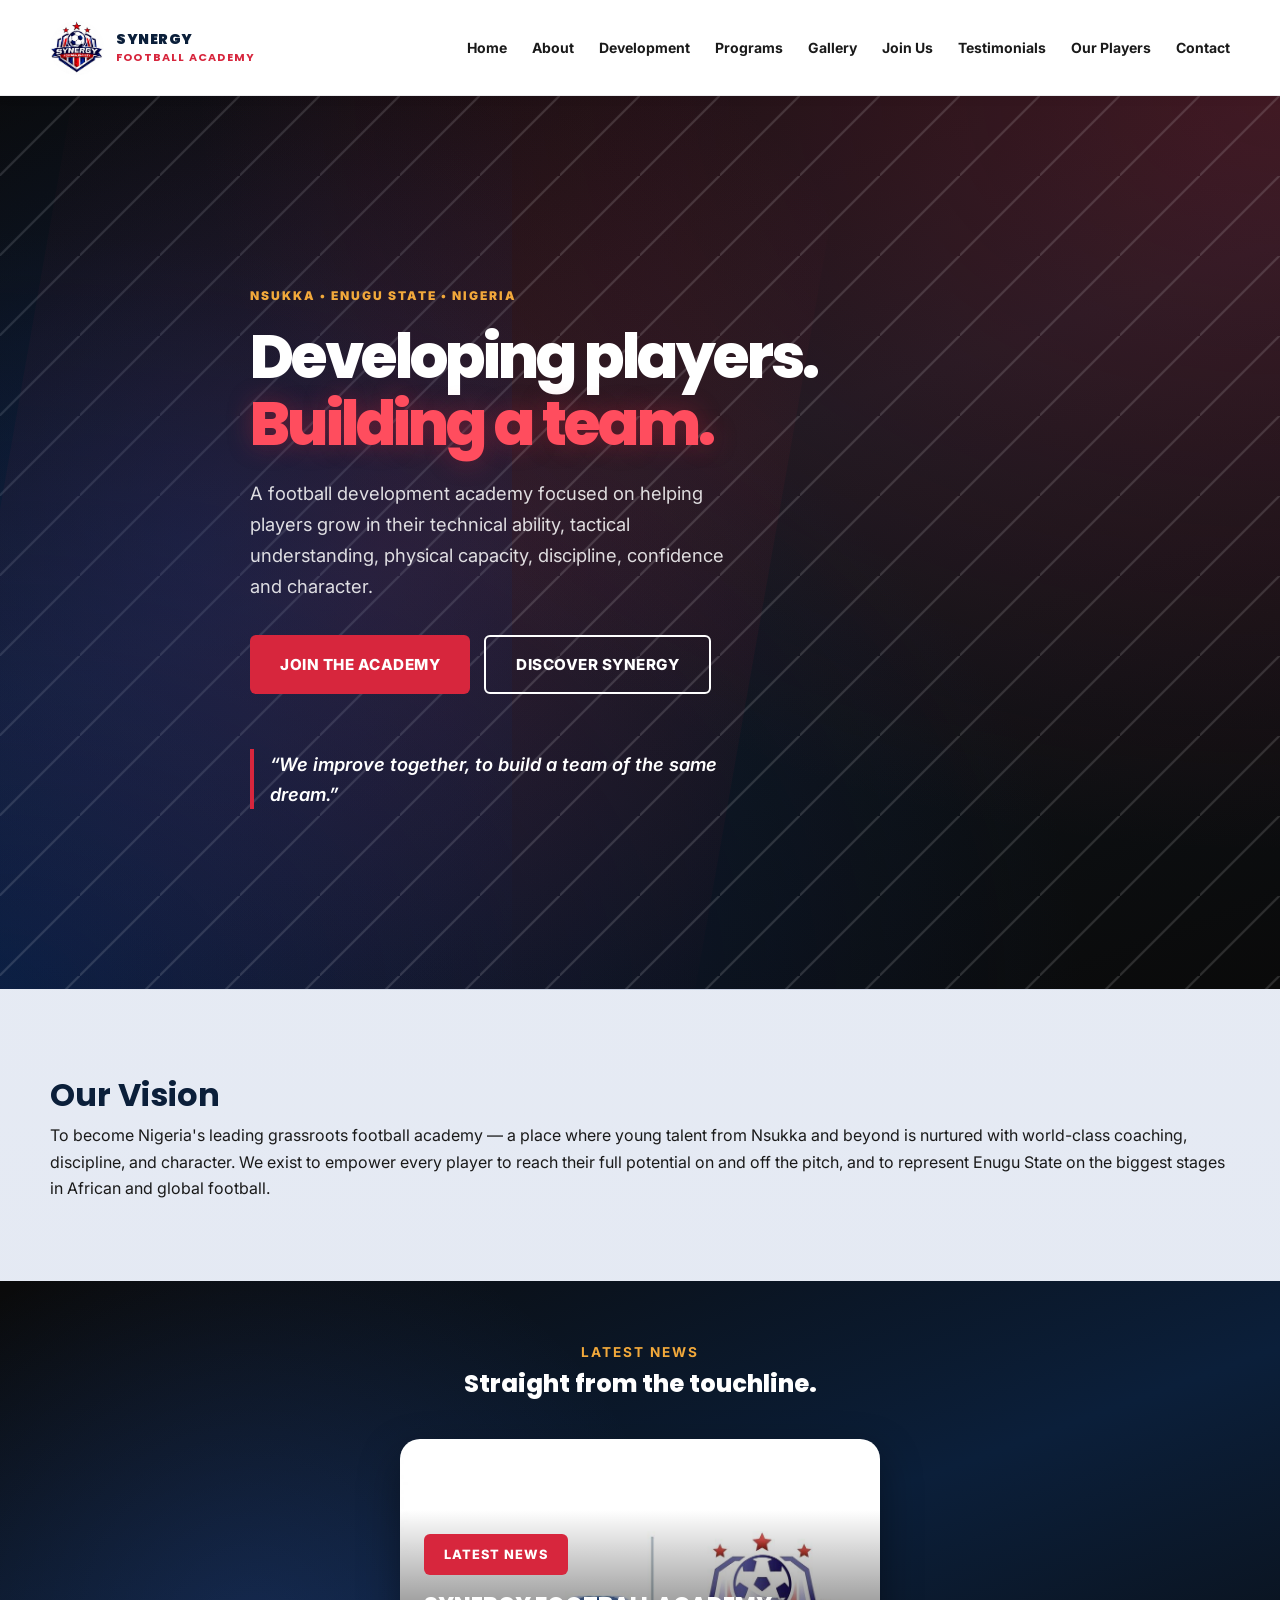
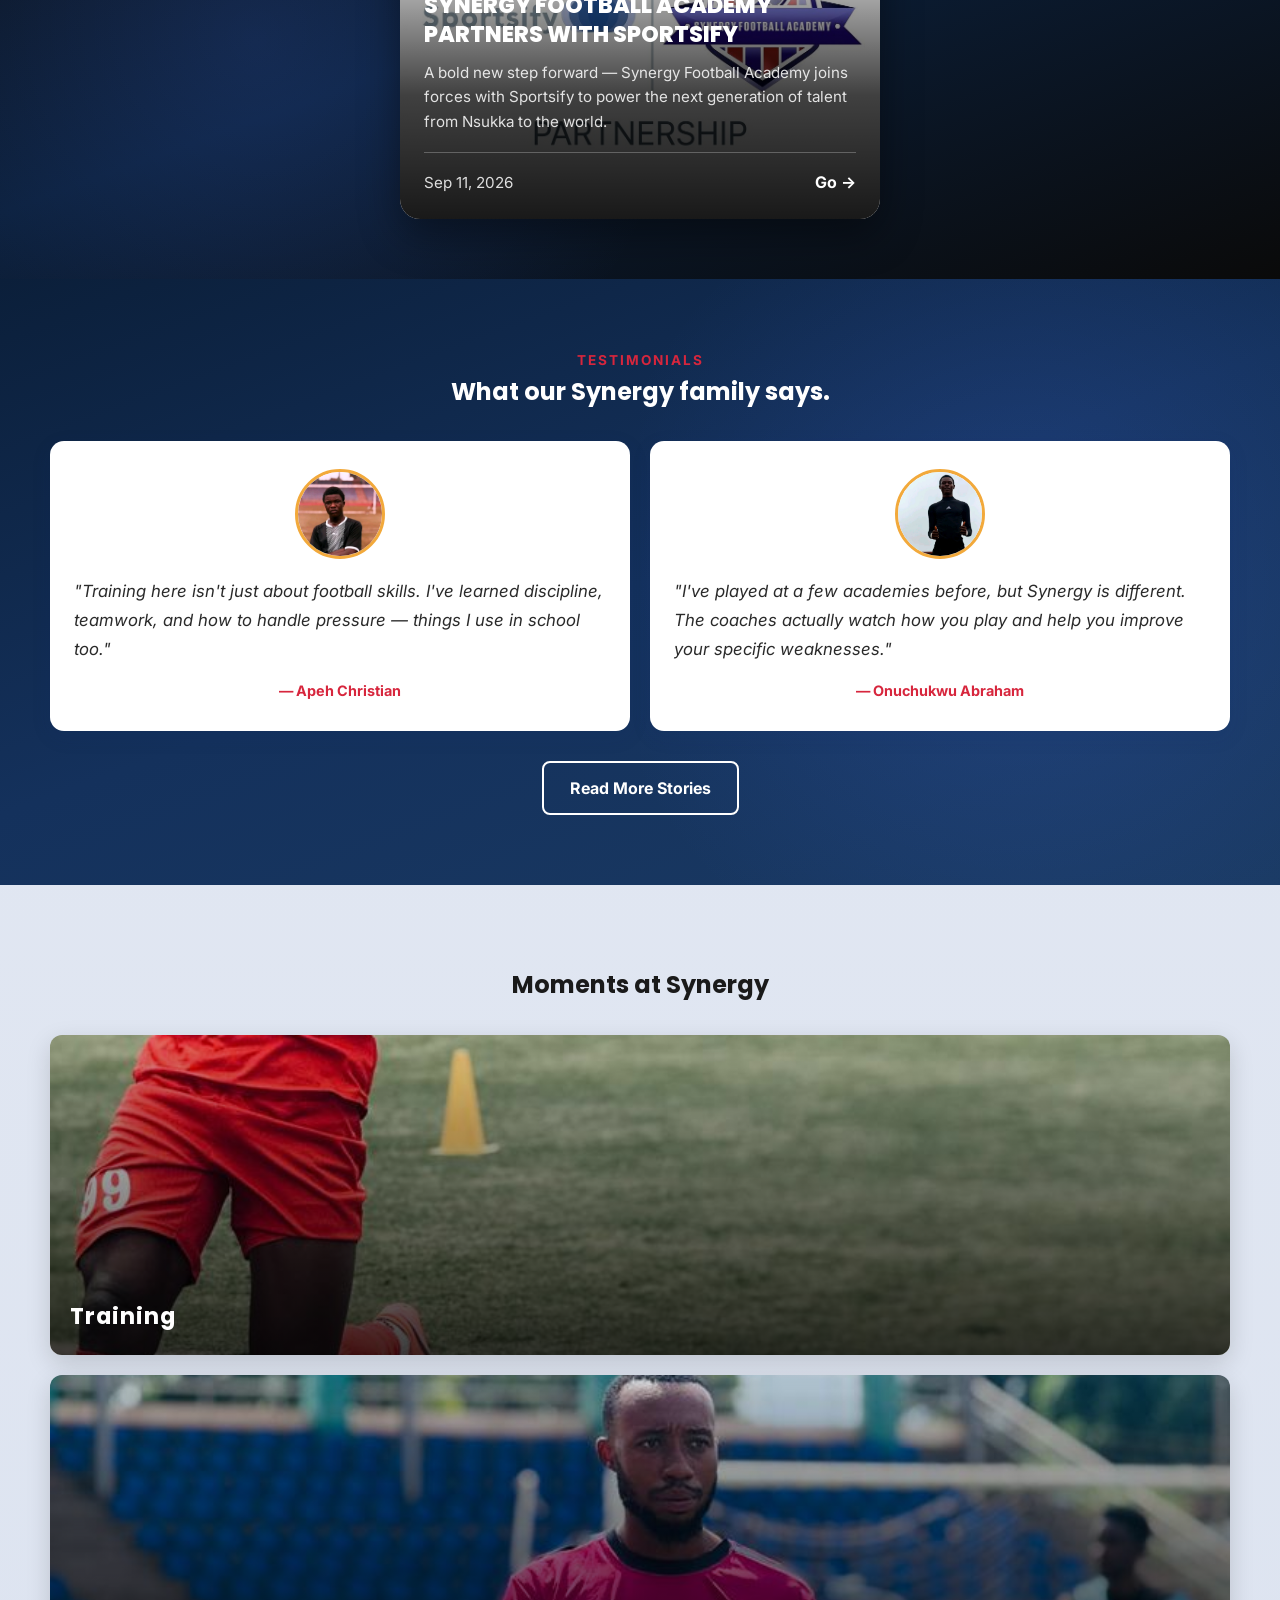
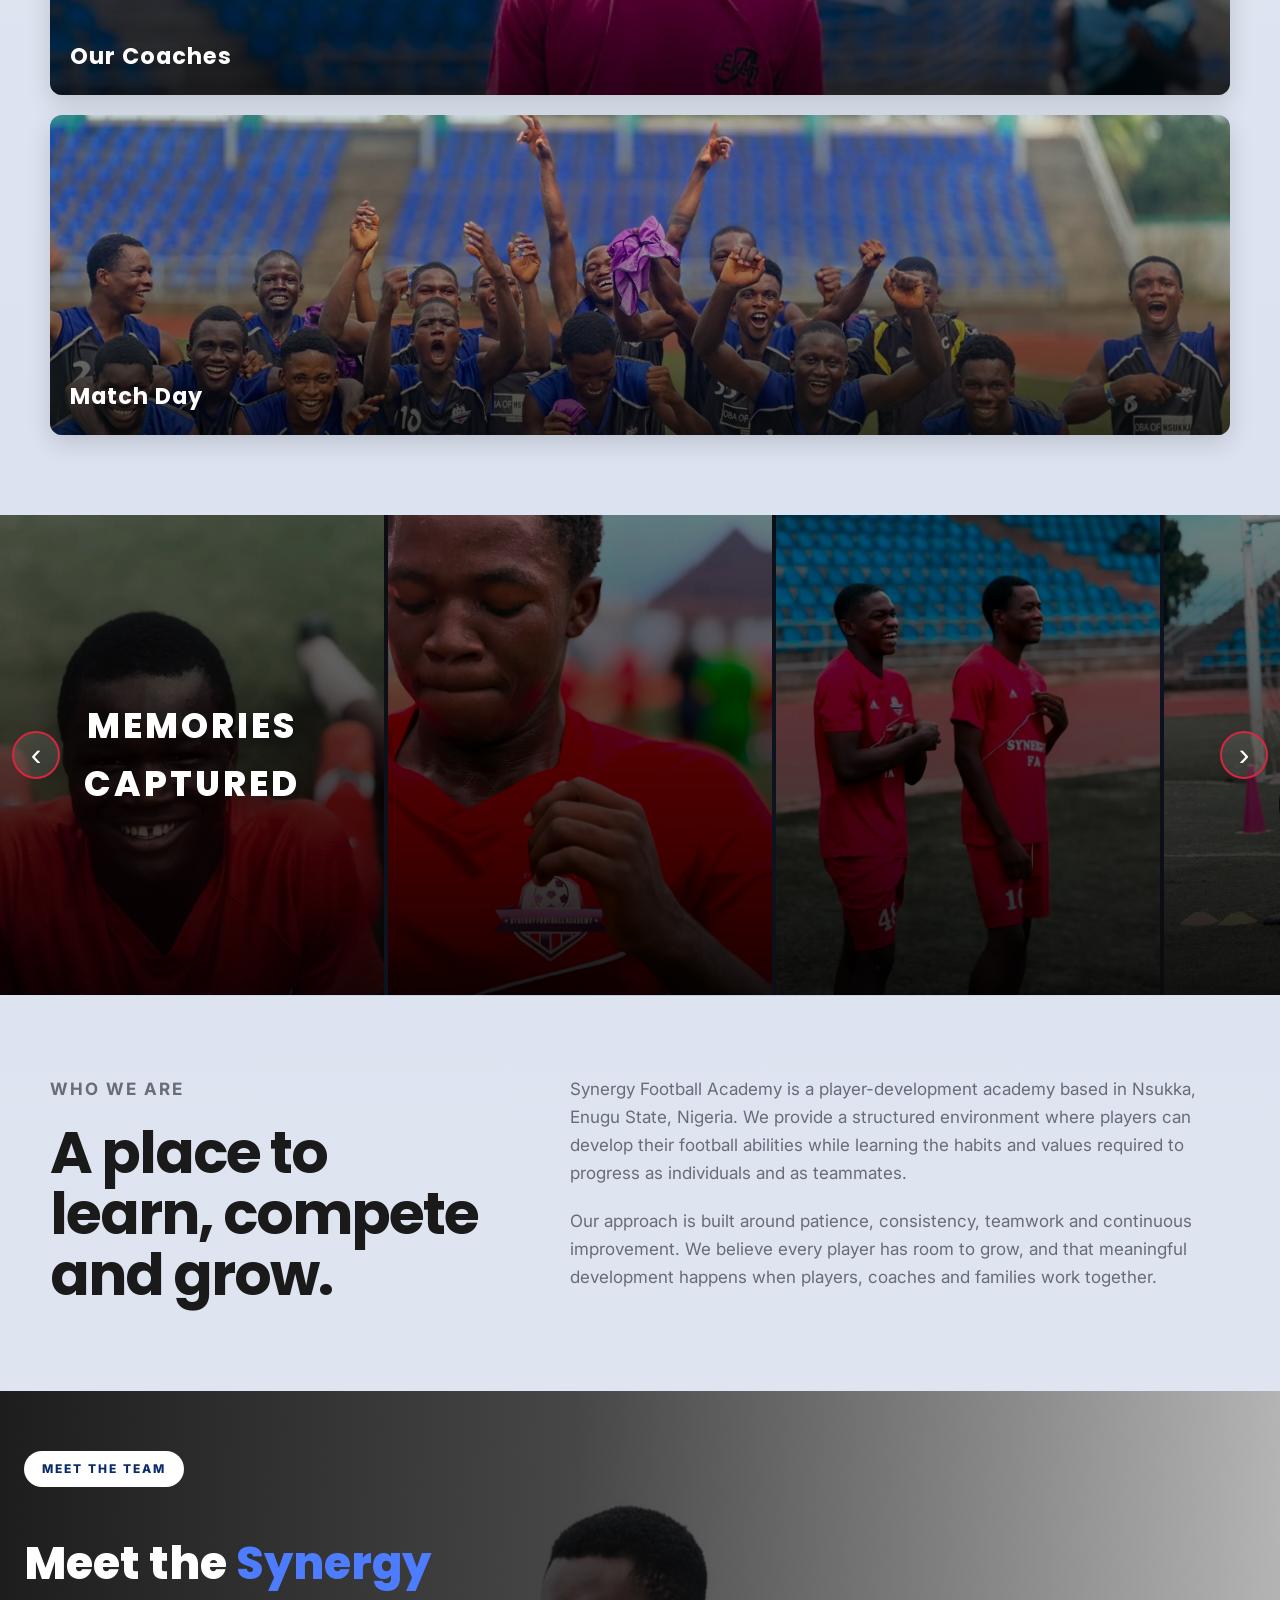
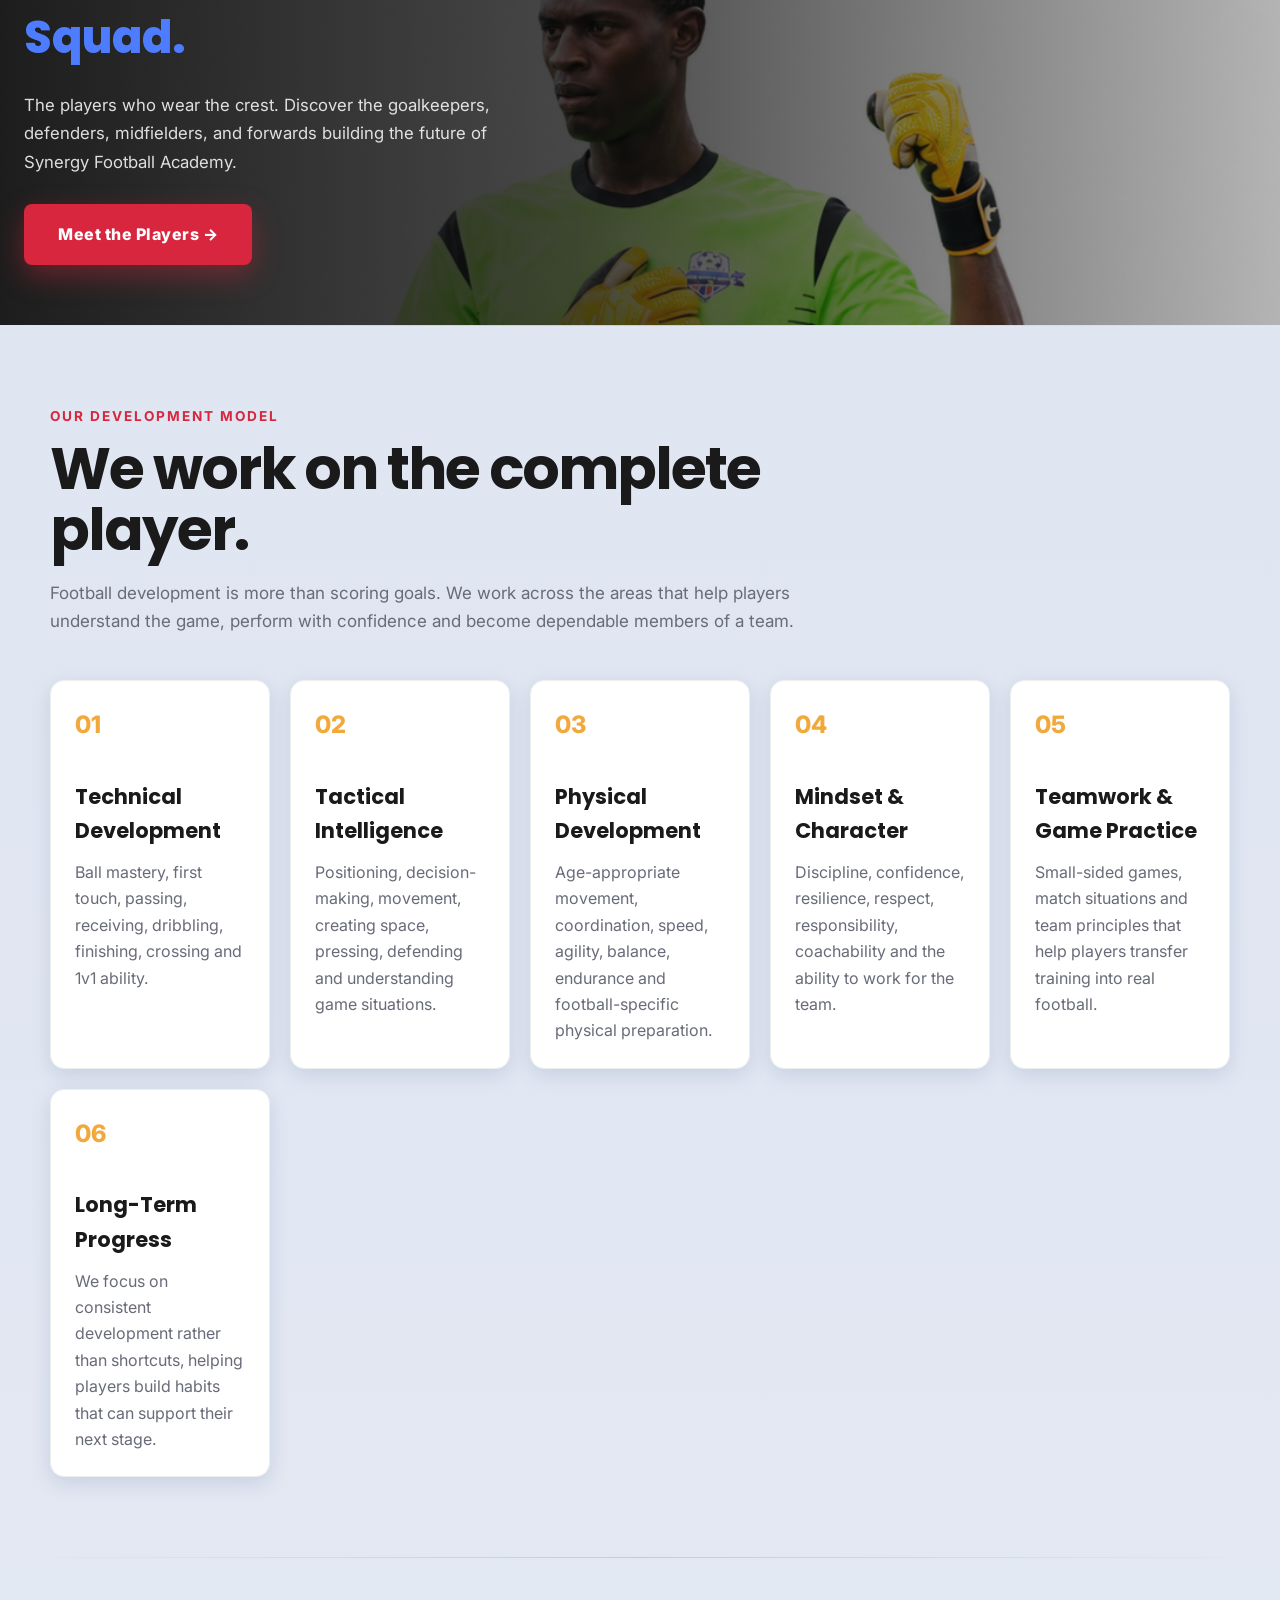
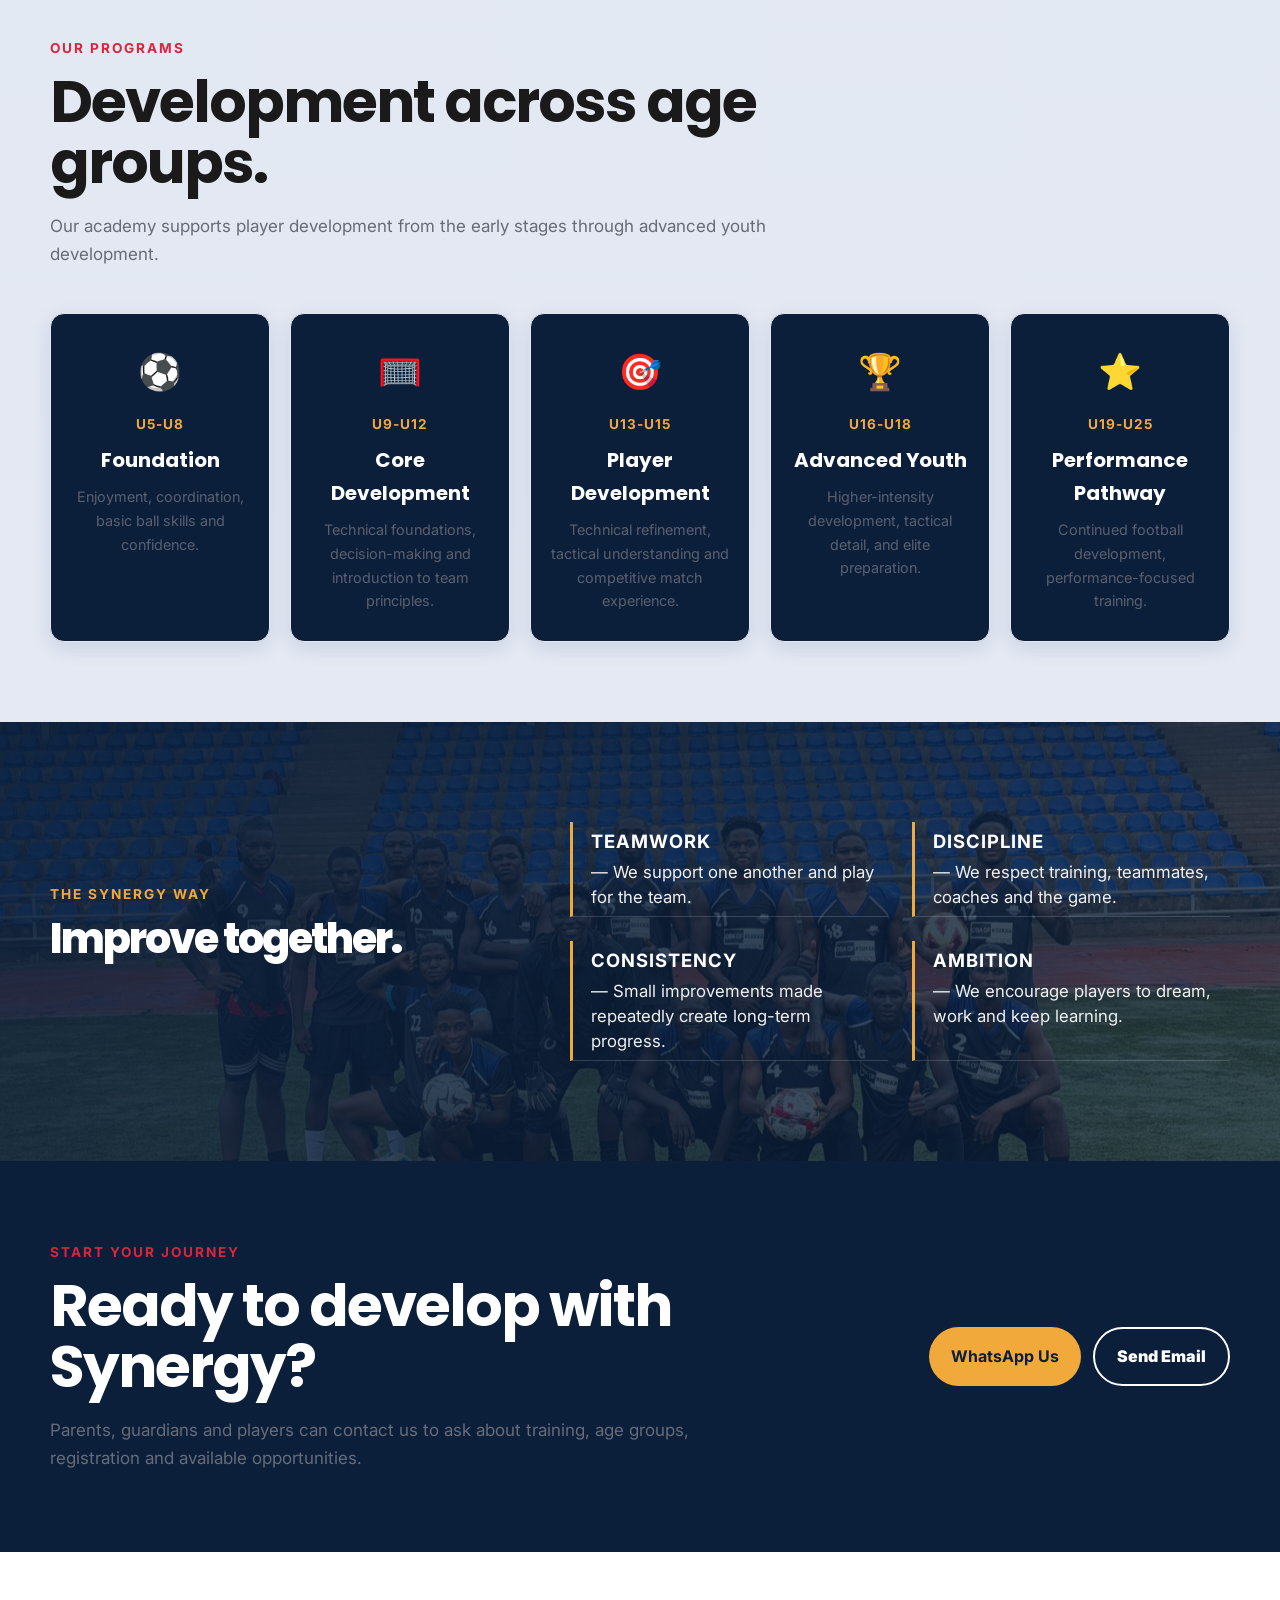
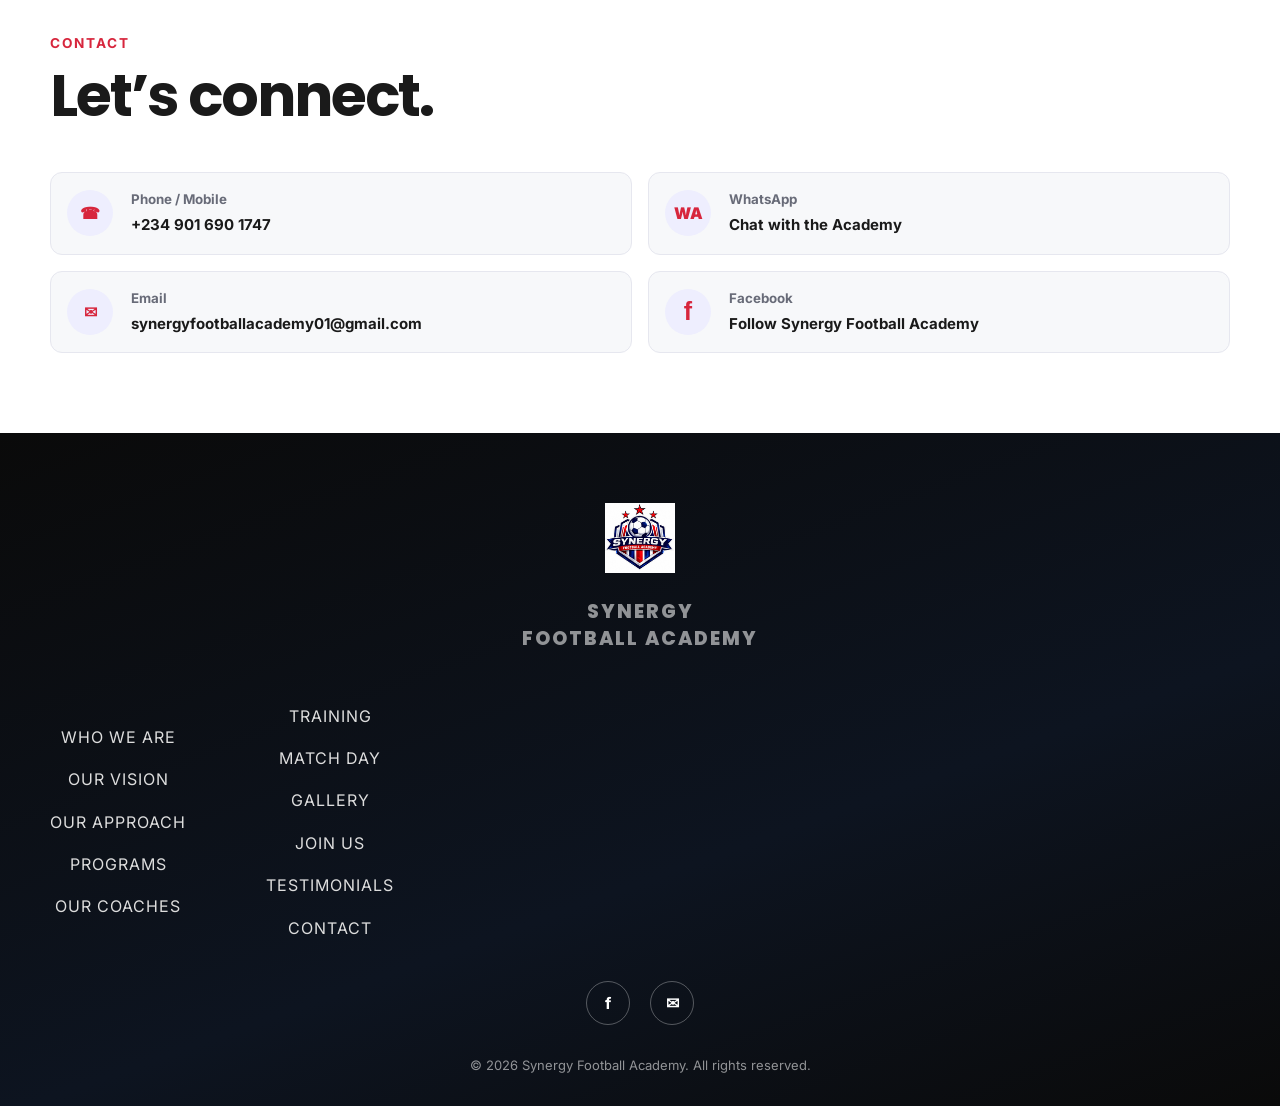
<file: index.html>
<!DOCTYPE html>
<html lang="en">
<head>
  <meta charset="UTF-8">
  <meta name="viewport" content="width=device-width, initial-scale=1.0">
  <meta name="description" content="Synergy Football Academy — developing young footballers in Nsukka, Enugu State, Nigeria through technical, tactical, physical and character development.">
  <meta property="og:title" content="Synergy Football Academy">
<meta property="og:description" content="Developing players. Building a team. A football development academy in Nsukka, Enugu State, Nigeria.">
<meta property="og:image" content="https://officialsynergyfootballacademy.github.io/logo.jpg">
<meta property="og:url" content="https://officialsynergyfootballacademy.github.io/">
<meta property="og:type" content="website">
  <title>Synergy Football Academy | Nsukka, Nigeria</title>
  <link rel="preconnect" href="https://fonts.googleapis.com">
<link rel="preconnect" href="https://fonts.gstatic.com" crossorigin>
<link href="https://fonts.googleapis.com/css2?family=Poppins:wght@400;600;700;800&family=Inter:wght@400;500&display=swap" rel="stylesheet">
  <link rel="icon" type="image/jpeg" href="logo.jpg">
  <link rel="stylesheet" href="style.css">
  <meta name="google-site-verification" content="55u7csalbE95XGIa8phfXYKLxlHyXsa8ba6cawBr01k" />
  <link rel="canonical" href="https://officialsynergyfootballacademy.github.io/">
<meta name="keywords" content="Synergy Football Academy, football academy Nsukka, football academy Enugu State, youth football training Nigeria, football academy Nigeria">

<script type="application/ld+json">
{
  "@context": "https://schema.org",
  "@type": "SportsActivityLocation",
  "name": "Synergy Football Academy",
  "description": "A football development academy in Nsukka, Enugu State, Nigeria, focused on helping players grow in technical ability, tactical understanding, physical capacity, discipline, confidence and character.",
  "url": "https://officialsynergyfootballacademy.github.io/",
  "logo": "https://officialsynergyfootballacademy.github.io/logo.jpg",
  "image": "https://officialsynergyfootballacademy.github.io/logo.jpg",
  "address": {
    "@type": "PostalAddress",
    "addressLocality": "Nsukka",
    "addressRegion": "Enugu State",
    "addressCountry": "Nigeria"
  },
  "sameAs": [
    "https://www.facebook.com/profile.php?id=100093114872817"
  ]
}
</script>
</head>
<body>
  <header class="site-header">
    <div class="container nav-wrap">
      <a class="brand" href="#home" aria-label="Synergy Football Academy home">
        <img src="logo.jpg" alt="Synergy Football Academy logo" class="logo-img">
        <span>SYNERGY <strong>FOOTBALL ACADEMY</strong></span>
      </a>

      <button class="menu-toggle" aria-label="Open navigation" aria-expanded="false">☰</button>

      <nav class="nav" id="site-nav">
        <a href="#home">Home</a>
        <a href="#about">About</a>
        <a href="#development">Development</a>
        <a href="#programs">Programs</a>
        <a href="gallery.html">Gallery</a>
        <a href="#join">Join Us</a>
        <a href="testimonials.html">Testimonials</a>
        <a href="players.html">Our Players</a>
        <a href="#contact">Contact</a>
        
      
      
      </nav>
    </div>
  </header>

  <main>
    <section class="hero" id="home">
      <div class="hero-overlay"></div>
      <div class="container hero-content">
        <p class="eyebrow">NSUKKA • ENUGU STATE • NIGERIA</p>
        <h1>Developing players.<br><span>Building a team.</span></h1>
        <p class="hero-text">
          A football development academy focused on helping players grow in their
          technical ability, tactical understanding, physical capacity, discipline,
          confidence and character.
        </p>
        <div class="hero-actions">
          <a class="btn btn-primary" href="#join">Join the Academy</a>
          <a class="btn btn-outline" href="#about">Discover Synergy</a>
        </div>
        <p class="slogan">“We improve together, to build a team of the same dream.”</p>
      </div>
    </section>

    <section class="vision" id="vision">
  <div class="container">
    <h2>Our Vision</h2>
    <p>To become Nigeria's leading grassroots football academy — a place where young talent from Nsukka and beyond is nurtured with world-class coaching, discipline, and character. We exist to empower every player to reach their full potential on and off the pitch, and to represent Enugu State on the biggest stages in African and global football.</p>
  </div>
    </section>
    <section class="news-section">
  <div class="container">
    <p class="section-label">LATEST NEWS</p>
    <h2 class="news-heading">Straight from the touchline.</h2>

    <div class="news-card-v2">
      <div class="news-card-v2-image">
        <img src="sportsify-partnership.jpg" alt="Sportsify x Synergy Football Academy Partnership">
      </div>
      <div class="news-card-v2-content">
        <span class="news-tag-v2">LATEST NEWS</span>
        <h3>SYNERGY FOOTBALL ACADEMY PARTNERS WITH SPORTSIFY</h3>
        <p class="news-card-v2-desc">A bold new step forward — Synergy Football Academy joins forces with Sportsify to power the next generation of talent from Nsukka to the world.</p>
        <div class="news-card-v2-footer">
          <span class="news-date-v2">Sep 11, 2026</span>
          <a href="news-sportsify-partnership.html" class="news-go">Go →</a>
        </div>
      </div>
    </div>
  </div>
    </section>
    
    <section class="testimonial-preview">
  <div class="container">
    <p class="section-label">TESTIMONIALS</p>
    <h2>What our Synergy family says.</h2>
    <div class="testimonial-preview-grid">
      <div class="testimonial-card testimonial-player">
        <img src="gallery39.jpg" alt="Apeh Christian" class="testimonial-photo">
        <p class="testimonial-quote">"Training here isn't just about football skills. I've learned discipline, teamwork, and how to handle pressure — things I use in school too."</p>
        <p class="testimonial-author">— Apeh Christian</p>
      </div>
      <div class="testimonial-card testimonial-player">
        <img src="gallery40.jpg" alt="Onuchukwu Abraham" class="testimonial-photo">
        <p class="testimonial-quote">"I've played at a few academies before, but Synergy is different. The coaches actually watch how you play and help you improve your specific weaknesses."</p>
        <p class="testimonial-author">— Onuchukwu Abraham</p>
      </div>
    </div>
    <a href="testimonials.html" class="btn btn-outline-dark">Read More Stories</a>
  </div>
    </section>



<section class="featured" id="featured">
  <div class="container">
    <h2>Moments at Synergy</h2>
    <div class="featured-grid">
      <a href="training.html" class="featured-item" style="background-image:url('gallery1.jpg')">
  <div class="featured-overlay"><span>Training</span></div>
</a>
<a href="coaches.html" class="featured-item" style="background-image:url('gallery2.jpg')">
  <div class="featured-overlay"><span>Our Coaches</span></div>
</a>
<a href="matchday.html" class="featured-item" style="background-image:url('gallery11.jpg')">
  <div class="featured-overlay"><span>Match Day</span></div>
</a>
    </div>
  </div>
</section>
    <section class="memories">
  <div class="memories-track" id="memoriesTrack">
    <div class="memory-slide" style="background-image:url('gallery27.jpg')">
      <div class="memory-overlay"><h2>MEMORIES<br>CAPTURED</h2></div>
    </div>
    <div class="memory-slide" style="background-image:url('gallery28.jpg')"></div>
    <div class="memory-slide" style="background-image:url('gallery29.jpg')"></div>
    <div class="memory-slide" style="background-image:url('gallery30.jpg')"></div>
    <div class="memory-slide" style="background-image:url('gallery31.jpg')"></div>
    <div class="memory-slide" style="background-image:url('gallery32.jpg')"></div>
    <div class="memory-slide" style="background-image:url('gallery33.jpg')"></div>
    <div class="memory-slide" style="background-image:url('gallery34.jpg')"></div>
    <div class="memory-slide" style="background-image:url('gallery35.jpg')"></div>
    <div class="memory-slide" style="background-image:url('gallery36.jpg')"></div>
    <div class="memory-slide" style="background-image:url('gallery37.jpg')"></div>
    <div class="memory-slide" style="background-image:url('gallery38.jpg')"></div>
  </div>
  <button class="memories-arrow memories-prev" id="memoriesPrev">‹</button>
  <button class="memories-arrow memories-next" id="memoriesNext">›</button>
    </section>
    <section class="intro section" id="about">
      <div class="container two-col">
        <div>
          <p class="section-label">WHO WE ARE</p>
          <h2>A place to learn, compete and grow.</h2>
        </div>
        <div>
          <p>
            Synergy Football Academy is a player-development academy based in Nsukka,
            Enugu State, Nigeria. We provide a structured environment where players
            can develop their football abilities while learning the habits and values
            required to progress as individuals and as teammates.
          </p>
          <p>
            Our approach is built around patience, consistency, teamwork and continuous
            improvement. We believe every player has room to grow, and that meaningful
            development happens when players, coaches and families work together.
          </p>
        </div>
      </div>
    </section>
    <section class="players-cta">
  <div class="players-cta-photo">
    <img src="gallery44.jpg" alt="">
  </div>
  <div class="players-cta-content">
    <p class="hero-badge">MEET THE TEAM</p>
    <h2>Meet the <span>Synergy Squad.</span></h2>
    <p class="players-cta-text">The players who wear the crest. Discover the goalkeepers, defenders, midfielders, and forwards building the future of Synergy Football Academy.</p>
    <a href="players.html" class="btn btn-cta">Meet the Players →</a>
  </div>
    </section>

    <section class="development section" id="development">
      <div class="container">
        <div class="section-heading">
          <p class="section-label">OUR DEVELOPMENT MODEL</p>
          <h2>We work on the complete player.</h2>
          <p>
            Football development is more than scoring goals. We work across the areas
            that help players understand the game, perform with confidence and become
            dependable members of a team.
          </p>
        </div>

        <div class="cards">
          <article class="card">
            <div class="card-number">01</div>
            <h3>Technical Development</h3>
            <p>Ball mastery, first touch, passing, receiving, dribbling, finishing, crossing and 1v1 ability.</p>
          </article>
          <article class="card">
            <div class="card-number">02</div>
            <h3>Tactical Intelligence</h3>
            <p>Positioning, decision-making, movement, creating space, pressing, defending and understanding game situations.</p>
          </article>
          <article class="card">
            <div class="card-number">03</div>
            <h3>Physical Development</h3>
            <p>Age-appropriate movement, coordination, speed, agility, balance, endurance and football-specific physical preparation.</p>
          </article>
          <article class="card">
            <div class="card-number">04</div>
            <h3>Mindset & Character</h3>
            <p>Discipline, confidence, resilience, respect, responsibility, coachability and the ability to work for the team.</p>
          </article>
          <article class="card">
            <div class="card-number">05</div>
            <h3>Teamwork & Game Practice</h3>
            <p>Small-sided games, match situations and team principles that help players transfer training into real football.</p>
          </article>
          <article class="card">
            <div class="card-number">06</div>
            <h3>Long-Term Progress</h3>
            <p>We focus on consistent development rather than shortcuts, helping players build habits that can support their next stage.</p>
          </article>
        </div>
      </div>
    </section>

    <section class="programs section" id="programs">
      <div class="container">
        <div class="section-heading">
          <p class="section-label">OUR PROGRAMS</p>
          <h2>Development across age groups.</h2>
          <p>Our academy supports player development from the early stages through advanced youth development.</p>
        </div>
        <div class="program-grid">
  <div class="program">
    <div class="program-icon">⚽</div>
    <span>U5-U8</span><h3>Foundation</h3>
    <p>Enjoyment, coordination, basic ball skills and confidence.</p>
  </div>
  <div class="program">
    <div class="program-icon">🥅</div>
    <span>U9-U12</span><h3>Core Development</h3>
    <p>Technical foundations, decision-making and introduction to team principles.</p>
  </div>
  <div class="program">
    <div class="program-icon">🎯</div>
    <span>U13-U15</span><h3>Player Development</h3>
    <p>Technical refinement, tactical understanding and competitive match experience.</p>
  </div>
  <div class="program">
    <div class="program-icon">🏆</div>
    <span>U16-U18</span><h3>Advanced Youth</h3>
    <p>Higher-intensity development, tactical detail, and elite preparation.</p>
  </div>
  <div class="program">
    <div class="program-icon">⭐</div>
    <span>U19-U25</span><h3>Performance Pathway</h3>
    <p>Continued football development, performance-focused training.</p>
  </div>
        </div>
    </section>

    <section class="values section" id="values" style="background-image:url('gallery18.jpg')">
      <div class="container values-box">
        <div>
          <p class="section-label">THE SYNERGY WAY</p>
          <h2>Improve together.</h2>
        </div>
        <div class="values-list">
          <p><strong>TEAMWORK</strong> — We support one another and play for the team.</p>
          <p><strong>DISCIPLINE</strong> — We respect training, teammates, coaches and the game.</p>
          <p><strong>CONSISTENCY</strong> — Small improvements made repeatedly create long-term progress.</p>
          <p><strong>AMBITION</strong> — We encourage players to dream, work and keep learning.</p>
        </div>
      </div>
    </section>

    <section class="join section" id="join">
      <div class="container join-box">
        <div>
          <p class="section-label">START YOUR JOURNEY</p>
          <h2>Ready to develop with Synergy?</h2>
          <p>
            Parents, guardians and players can contact us to ask about training,
            age groups, registration and available opportunities.
          </p>
        </div>
        <div class="join-actions">
          <a class="btn btn-primary" href="https://wa.me/2349016901747" target="_blank" rel="noopener">WhatsApp Us</a>
          <a class="btn btn-dark" href="mailto:synergyfootballacademy01@gmail.com">Send Email</a>
        </div>
      </div>
    </section>

    <section class="contact section" id="contact">
      <div class="container">
        <div class="section-heading">
          <p class="section-label">CONTACT</p>
          <h2>Let’s connect.</h2>
        </div>
        <div class="contact-grid">
          <a href="tel:+2349016901747" class="contact-item">
            <span class="contact-icon">☎</span>
            <div><small>Phone / Mobile</small><strong>+234 901 690 1747</strong></div>
          </a>
          <a href="https://wa.me/2349016901747" target="_blank" rel="noopener" class="contact-item">
            <span class="contact-icon">WA</span>
            <div><small>WhatsApp</small><strong>Chat with the Academy</strong></div>
          </a>
          <a href="mailto:synergyfootballacademy01@gmail.com" class="contact-item">
            <span class="contact-icon">✉</span>
            <div><small>Email</small><strong>synergyfootballacademy01@gmail.com</strong></div>
          </a>
          <a href="https://www.facebook.com/profile.php?id=100093114872817" target="_blank" rel="noopener" class="contact-item">
            <span class="contact-icon facebook-icon" aria-hidden="true">f</span>
            <div><small>Facebook</small><strong>Follow Synergy Football Academy</strong></div>
          </a>
        </div>
      </div>
    </section>
  </main>

  <footer class="footer">
  <div class="container">
    <div class="footer-brand">
      <img src="logo.jpg" alt="Synergy Football Academy logo" class="footer-logo">
      <p>SYNERGY<br>FOOTBALL ACADEMY</p>
    </div>

    <div class="footer-links">
      <div>
        <a href="index.html#about">Who We Are</a>
        <a href="index.html#vision">Our Vision</a>
        <a href="index.html#development">Our Approach</a>
        <a href="index.html#programs">Programs</a>
        <a href="coaches.html">Our Coaches</a>
      </div>
      <div>
        <a href="training.html">Training</a>
        <a href="matchday.html">Match Day</a>
        <a href="gallery.html">Gallery</a>
        <a href="index.html#join">Join Us</a>
        <a href="testimonials.html">Testimonials</a>
        <a href="index.html#contact">Contact</a>
      </div>
    </div>

    <div class="footer-socials">
      <a href="https://www.facebook.com/profile.php?id=100093114872817" target="_blank" aria-label="Facebook">f</a>
      <a href="mailto:synergyfootballacademy01@gmail.com" aria-label="Email">✉</a>
    </div>

    <p class="footer-copy">© <span id="year"></span> Synergy Football Academy. All rights reserved.</p>
  </div>
  </footer>

  <script src="script.js"></script>
</body>
</html>
</file>
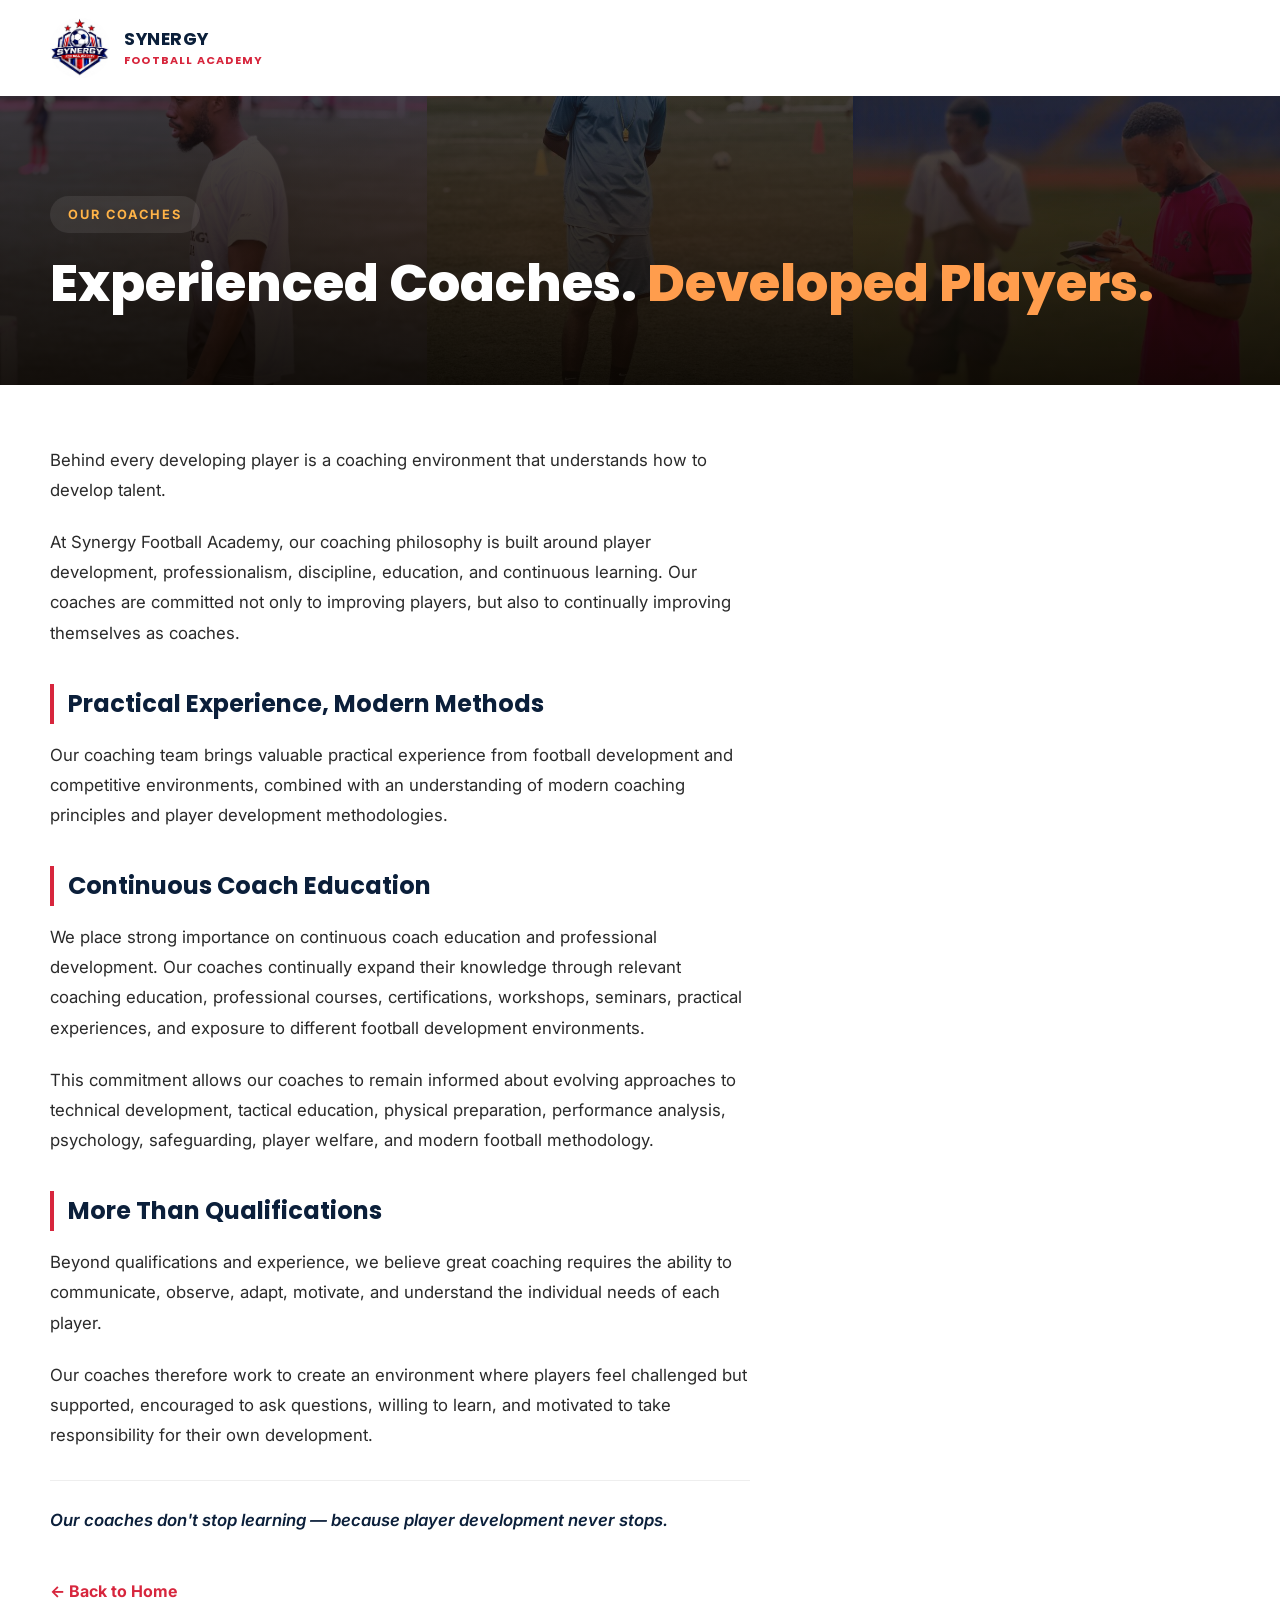
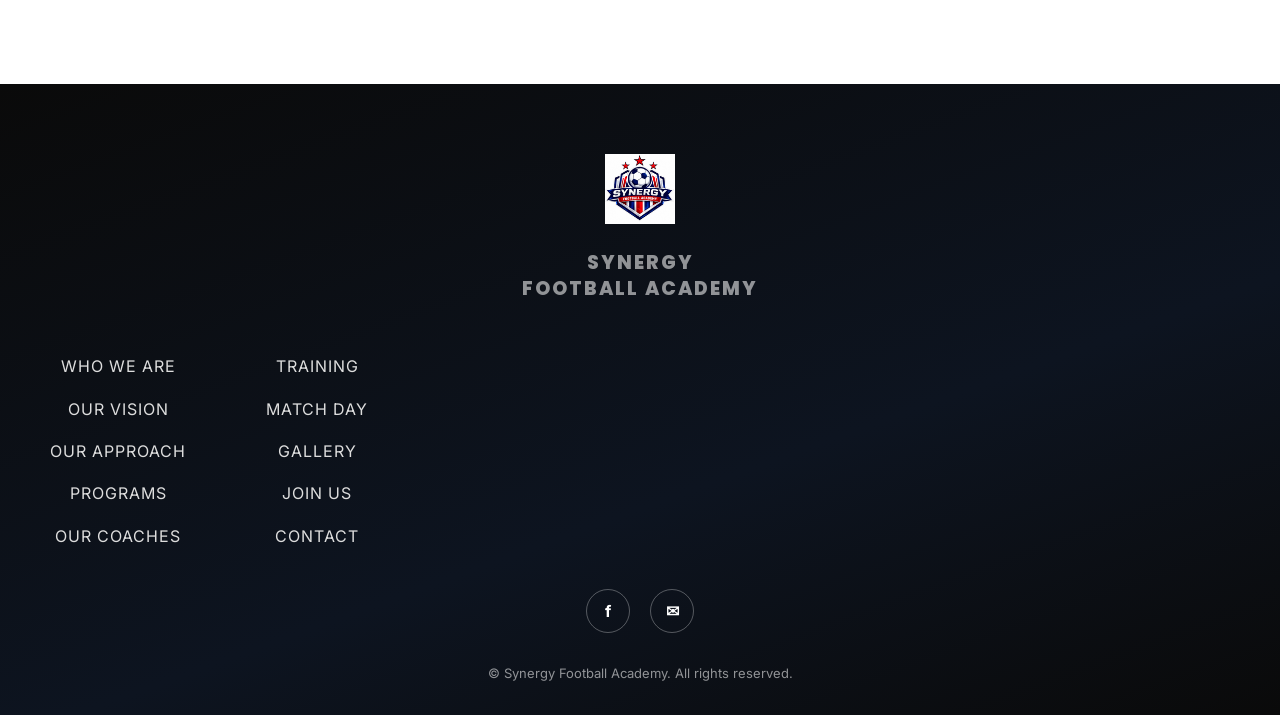
<file: coaches.html>
<!DOCTYPE html>
<html lang="en">
<head>
  <meta charset="UTF-8">
  <meta name="viewport" content="width=device-width, initial-scale=1.0">
  <title>Coaches | Synergy Football Academy</title>
  <meta name="description" content="Meet the experienced coaching team at Synergy Football Academy in Nsukka, committed to player development, professionalism, and continuous learning.">
  <link rel="preconnect" href="https://fonts.googleapis.com">
  <link rel="preconnect" href="https://fonts.gstatic.com" crossorigin>
  <link href="https://fonts.googleapis.com/css2?family=Poppins:wght@400;600;700;800&family=Inter:wght@400;500&display=swap" rel="stylesheet">
  <link rel="icon" type="image/jpeg" href="logo.jpg">
  <link rel="stylesheet" href="style.css">
</head>
<body> <header class="subpage-header">
  <div class="container">
    <a href="index.html" class="brand">
      <img src="logo.jpg" alt="Synergy Football Academy logo" class="logo-img">
      <span>SYNERGY <strong>FOOTBALL ACADEMY</strong></span>
    </a>
  </div>
</header> <main>
  <section class="subpage-hero warm-hero">
  <div class="hero-photos">
    <img src="gallery22.jpg" alt="">
    <img src="gallery23.jpg" alt="">
    <img src="gallery24.jpg" alt="">
  </div>
  <div class="container">
    <p class="hero-badge">OUR COACHES</p>
    <h1>Experienced Coaches. <span>Developed Players.</span></h1>
  </div>
  </section>

  <section class="subpage-content">
    <div class="container">
      <p>Behind every developing player is a coaching environment that understands how to develop talent.</p>

      <p>At Synergy Football Academy, our coaching philosophy is built around player development, professionalism, discipline, education, and continuous learning. Our coaches are committed not only to improving players, but also to continually improving themselves as coaches.</p>

      <h2>Practical Experience, Modern Methods</h2>
      <p>Our coaching team brings valuable practical experience from football development and competitive environments, combined with an understanding of modern coaching principles and player development methodologies.</p>

      <h2>Continuous Coach Education</h2>
      <p>We place strong importance on continuous coach education and professional development. Our coaches continually expand their knowledge through relevant coaching education, professional courses, certifications, workshops, seminars, practical experiences, and exposure to different football development environments.</p>

      <p>This commitment allows our coaches to remain informed about evolving approaches to technical development, tactical education, physical preparation, performance analysis, psychology, safeguarding, player welfare, and modern football methodology.</p>

      <h2>More Than Qualifications</h2>
      <p>Beyond qualifications and experience, we believe great coaching requires the ability to communicate, observe, adapt, motivate, and understand the individual needs of each player.</p>

      <p>Our coaches therefore work to create an environment where players feel challenged but supported, encouraged to ask questions, willing to learn, and motivated to take responsibility for their own development.</p>

      <p class="closing-line">Our coaches don't stop learning — because player development never stops.</p>

      <a href="index.html" class="back-link">← Back to Home</a>
    </div>
  </section>
</main> <footer class="footer">
  <div class="container">
    <div class="footer-brand">
      <img src="logo.jpg" alt="Synergy Football Academy logo" class="footer-logo">
      <p>SYNERGY<br>FOOTBALL ACADEMY</p>
    </div>

    <div class="footer-links">
      <div>
        <a href="index.html#about">Who We Are</a>
        <a href="index.html#vision">Our Vision</a>
        <a href="index.html#development">Our Approach</a>
        <a href="index.html#programs">Programs</a>
        <a href="coaches.html">Our Coaches</a>
      </div>
      <div>
        <a href="training.html">Training</a>
        <a href="matchday.html">Match Day</a>
        <a href="index.html#gallery">Gallery</a>
        <a href="index.html#join">Join Us</a>
        <a href="index.html#contact">Contact</a>
      </div>
    </div>

    <div class="footer-socials">
      <a href="https://www.facebook.com/profile.php?id=100093114872817" target="_blank" aria-label="Facebook">f</a>
      <a href="mailto:synergyfootballacademy01@gmail.com" aria-label="Email">✉</a>
    </div>

    <p class="footer-copy">© <span id="year"></span> Synergy Football Academy. All rights reserved.</p>
  </div>
</footer>

<script src="script.js"></script>
</body>
</html>
</file>
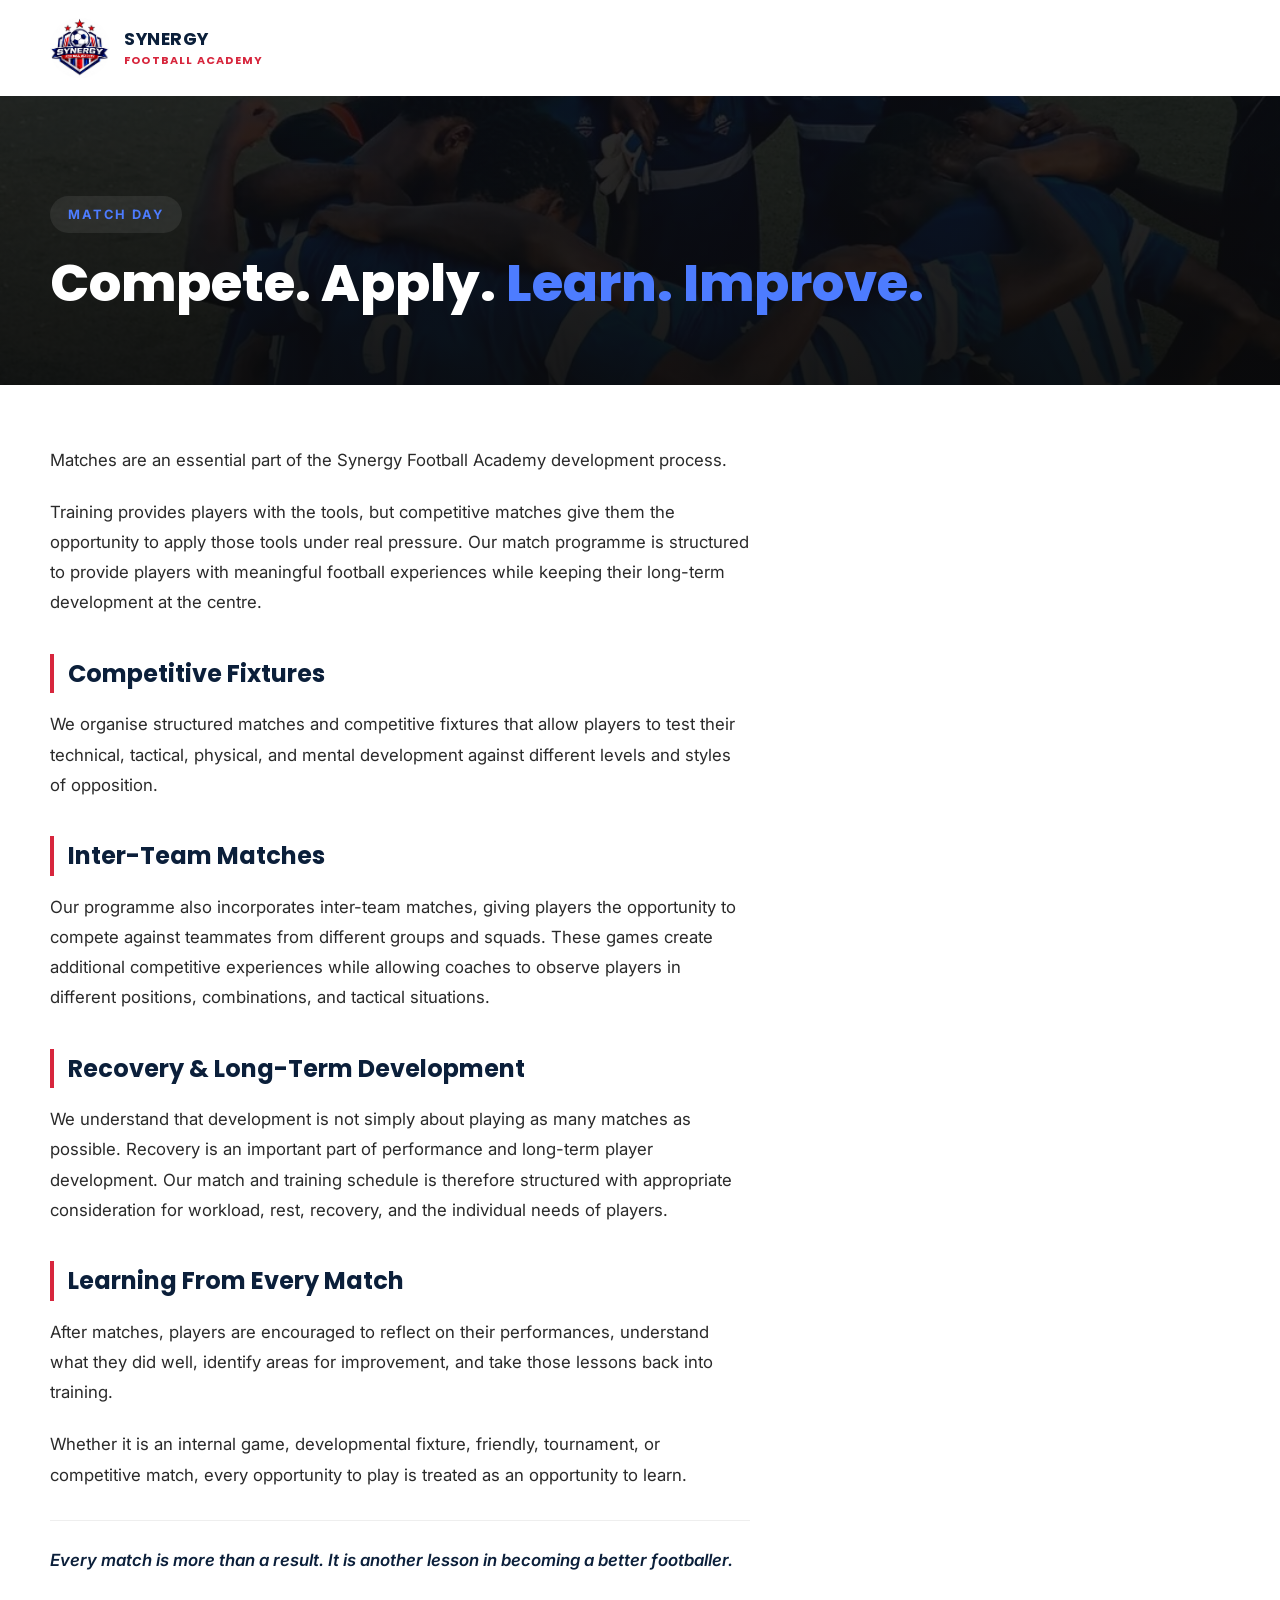
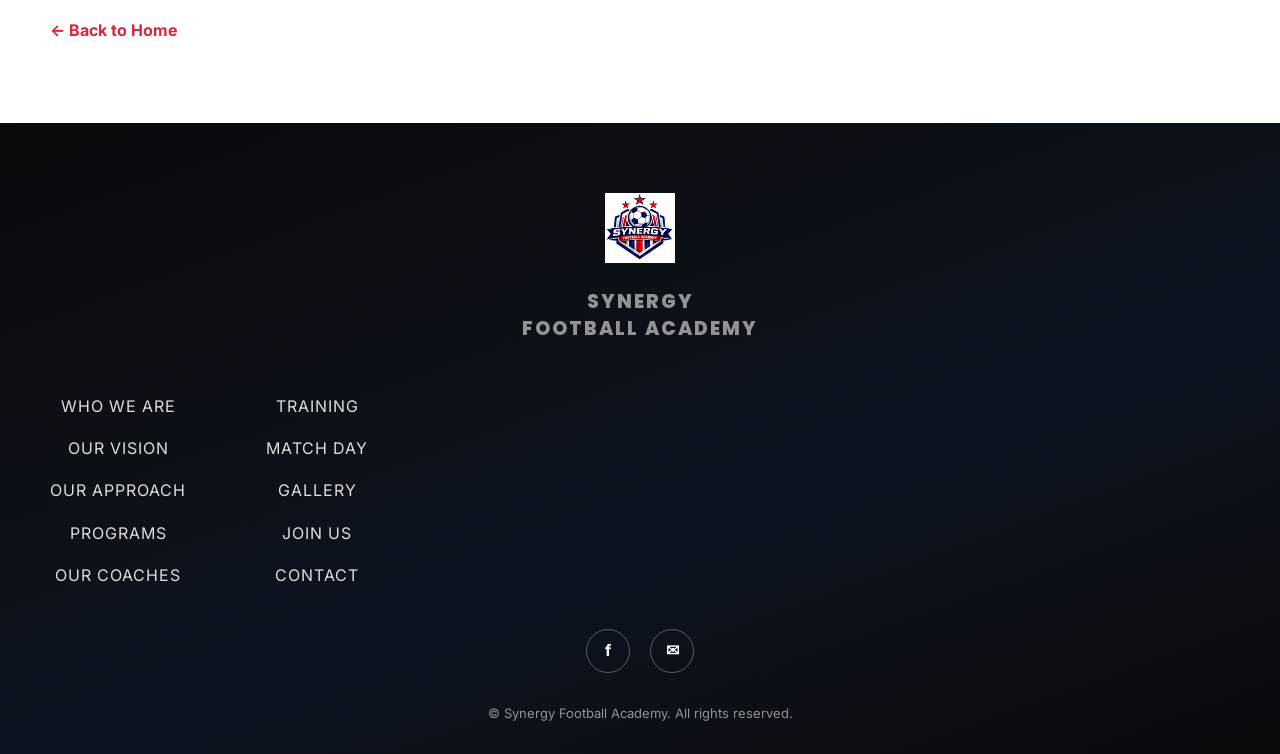
<file: matchday.html>
<!DOCTYPE html>
<html lang="en">
<head>
  <meta charset="UTF-8">
  <meta name="viewport" content="width=device-width, initial-scale=1.0">
  <title>Match Day | Synergy Football Academy</title>
  <meta name="description" content="Match day at Synergy Football Academy in Nsukka — competitive fixtures, inter-team matches, and real football experience for developing players.">
  <link rel="preconnect" href="https://fonts.googleapis.com">
  <link rel="preconnect" href="https://fonts.gstatic.com" crossorigin>
  <link href="https://fonts.googleapis.com/css2?family=Poppins:wght@400;600;700;800&family=Inter:wght@400;500&display=swap" rel="stylesheet">
  <link rel="icon" type="image/jpeg" href="logo.jpg">
  <link rel="stylesheet" href="style.css">
</head>
<body> <header class="subpage-header">
  <div class="container">
    <a href="index.html" class="brand">
      <img src="logo.jpg" alt="Synergy Football Academy logo" class="logo-img">
      <span>SYNERGY <strong>FOOTBALL ACADEMY</strong></span>
    </a>
  </div>
</header> <main>
  <section class="subpage-hero">
  <div class="hero-photos single-photo">
    <img src="gallery21.jpg" alt="">
  </div>
  <div class="container">
    <p class="hero-badge">MATCH DAY</p>
    <h1>Compete. Apply. <span>Learn. Improve.</span></h1>
  </div>
  </section>

  <section class="subpage-content">
    <div class="container">
      <p>Matches are an essential part of the Synergy Football Academy development process.</p>

      <p>Training provides players with the tools, but competitive matches give them the opportunity to apply those tools under real pressure. Our match programme is structured to provide players with meaningful football experiences while keeping their long-term development at the centre.</p>

      <h2>Competitive Fixtures</h2>
      <p>We organise structured matches and competitive fixtures that allow players to test their technical, tactical, physical, and mental development against different levels and styles of opposition.</p>

      <h2>Inter-Team Matches</h2>
      <p>Our programme also incorporates inter-team matches, giving players the opportunity to compete against teammates from different groups and squads. These games create additional competitive experiences while allowing coaches to observe players in different positions, combinations, and tactical situations.</p>

      <h2>Recovery & Long-Term Development</h2>
      <p>We understand that development is not simply about playing as many matches as possible. Recovery is an important part of performance and long-term player development. Our match and training schedule is therefore structured with appropriate consideration for workload, rest, recovery, and the individual needs of players.</p>

      <h2>Learning From Every Match</h2>
      <p>After matches, players are encouraged to reflect on their performances, understand what they did well, identify areas for improvement, and take those lessons back into training.</p>

      <p>Whether it is an internal game, developmental fixture, friendly, tournament, or competitive match, every opportunity to play is treated as an opportunity to learn.</p>

      <p class="closing-line">Every match is more than a result. It is another lesson in becoming a better footballer.</p>

      <a href="index.html" class="back-link">← Back to Home</a>
    </div>
  </section>
</main> <footer class="footer">
  <div class="container">
    <div class="footer-brand">
      <img src="logo.jpg" alt="Synergy Football Academy logo" class="footer-logo">
      <p>SYNERGY<br>FOOTBALL ACADEMY</p>
    </div>

    <div class="footer-links">
      <div>
        <a href="index.html#about">Who We Are</a>
        <a href="index.html#vision">Our Vision</a>
        <a href="index.html#development">Our Approach</a>
        <a href="index.html#programs">Programs</a>
        <a href="coaches.html">Our Coaches</a>
      </div>
      <div>
        <a href="training.html">Training</a>
        <a href="matchday.html">Match Day</a>
        <a href="index.html#gallery">Gallery</a>
        <a href="index.html#join">Join Us</a>
        <a href="index.html#contact">Contact</a>
      </div>
    </div>

    <div class="footer-socials">
      <a href="https://www.facebook.com/profile.php?id=100093114872817" target="_blank" aria-label="Facebook">f</a>
      <a href="mailto:synergyfootballacademy01@gmail.com" aria-label="Email">✉</a>
    </div>

    <p class="footer-copy">© <span id="year"></span> Synergy Football Academy. All rights reserved.</p>
  </div>
</footer>

<script src="script.js"></script>
</body>
</html>
</file>
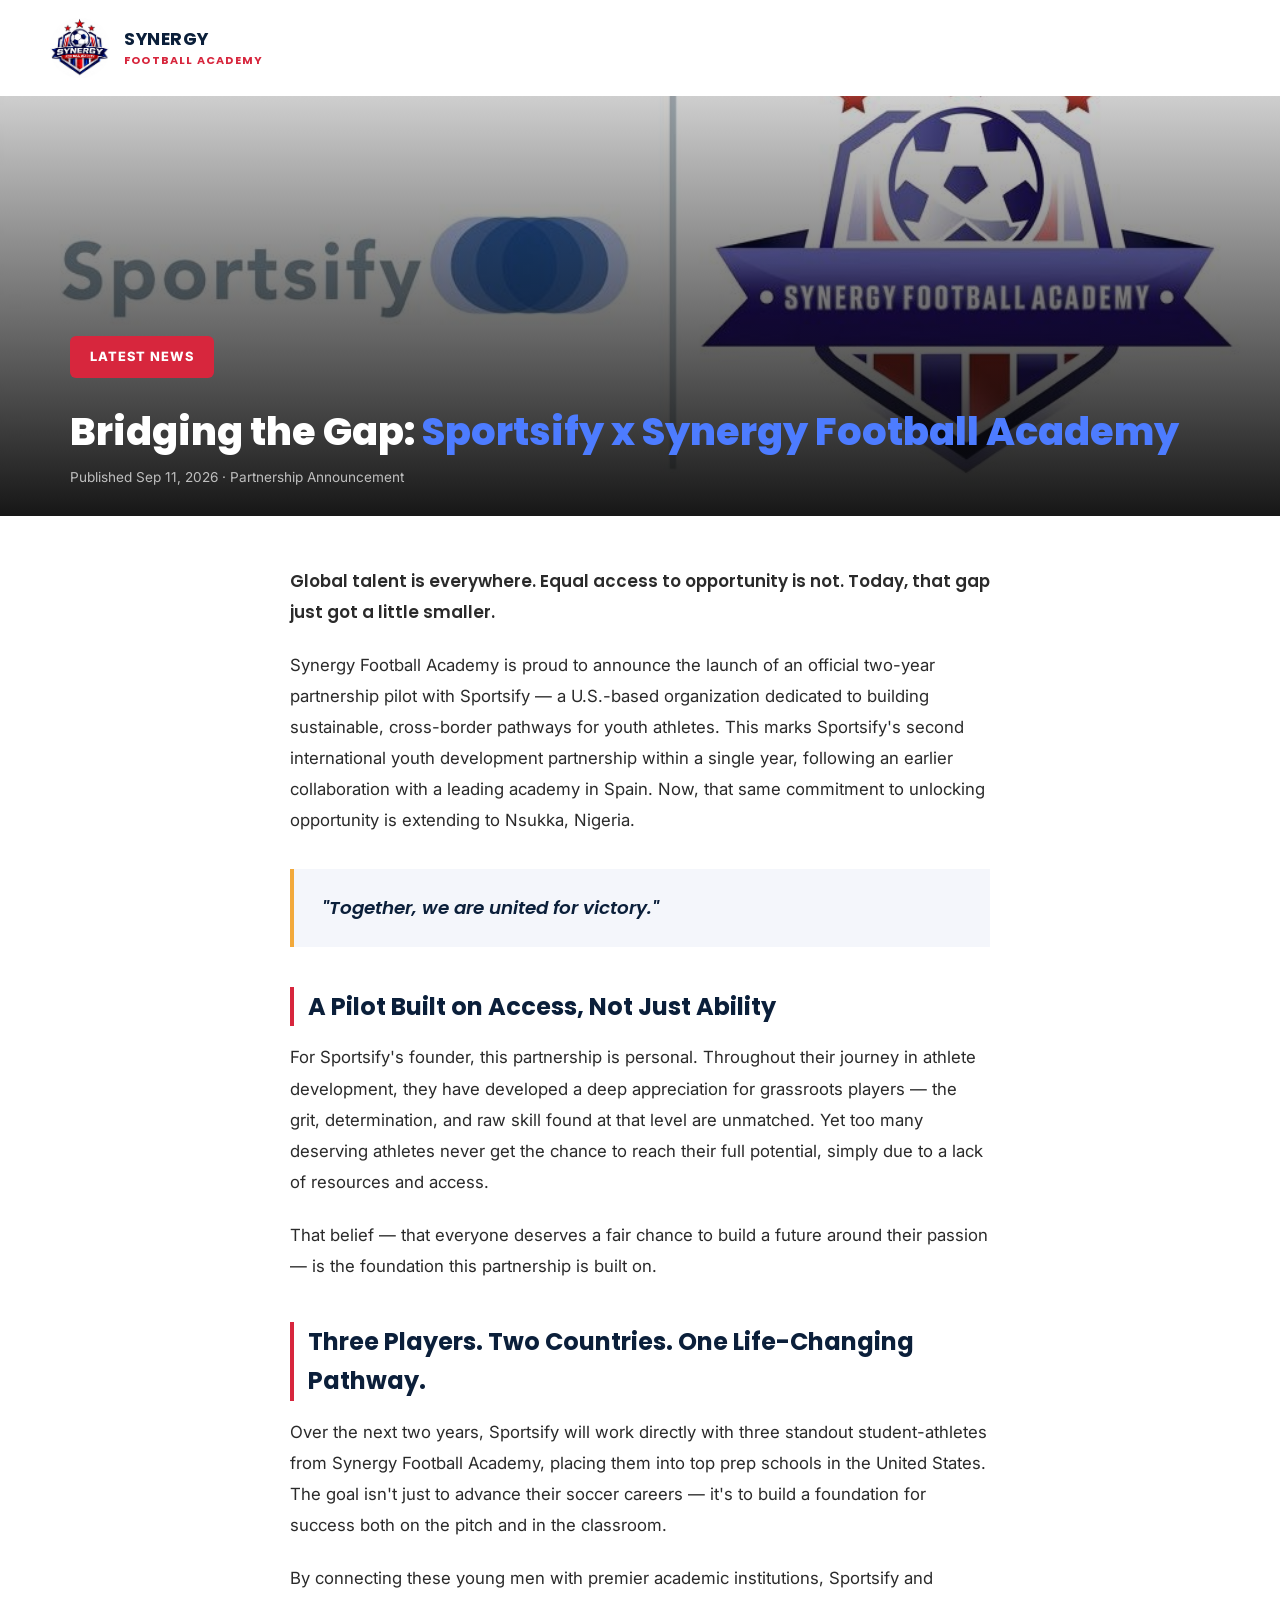
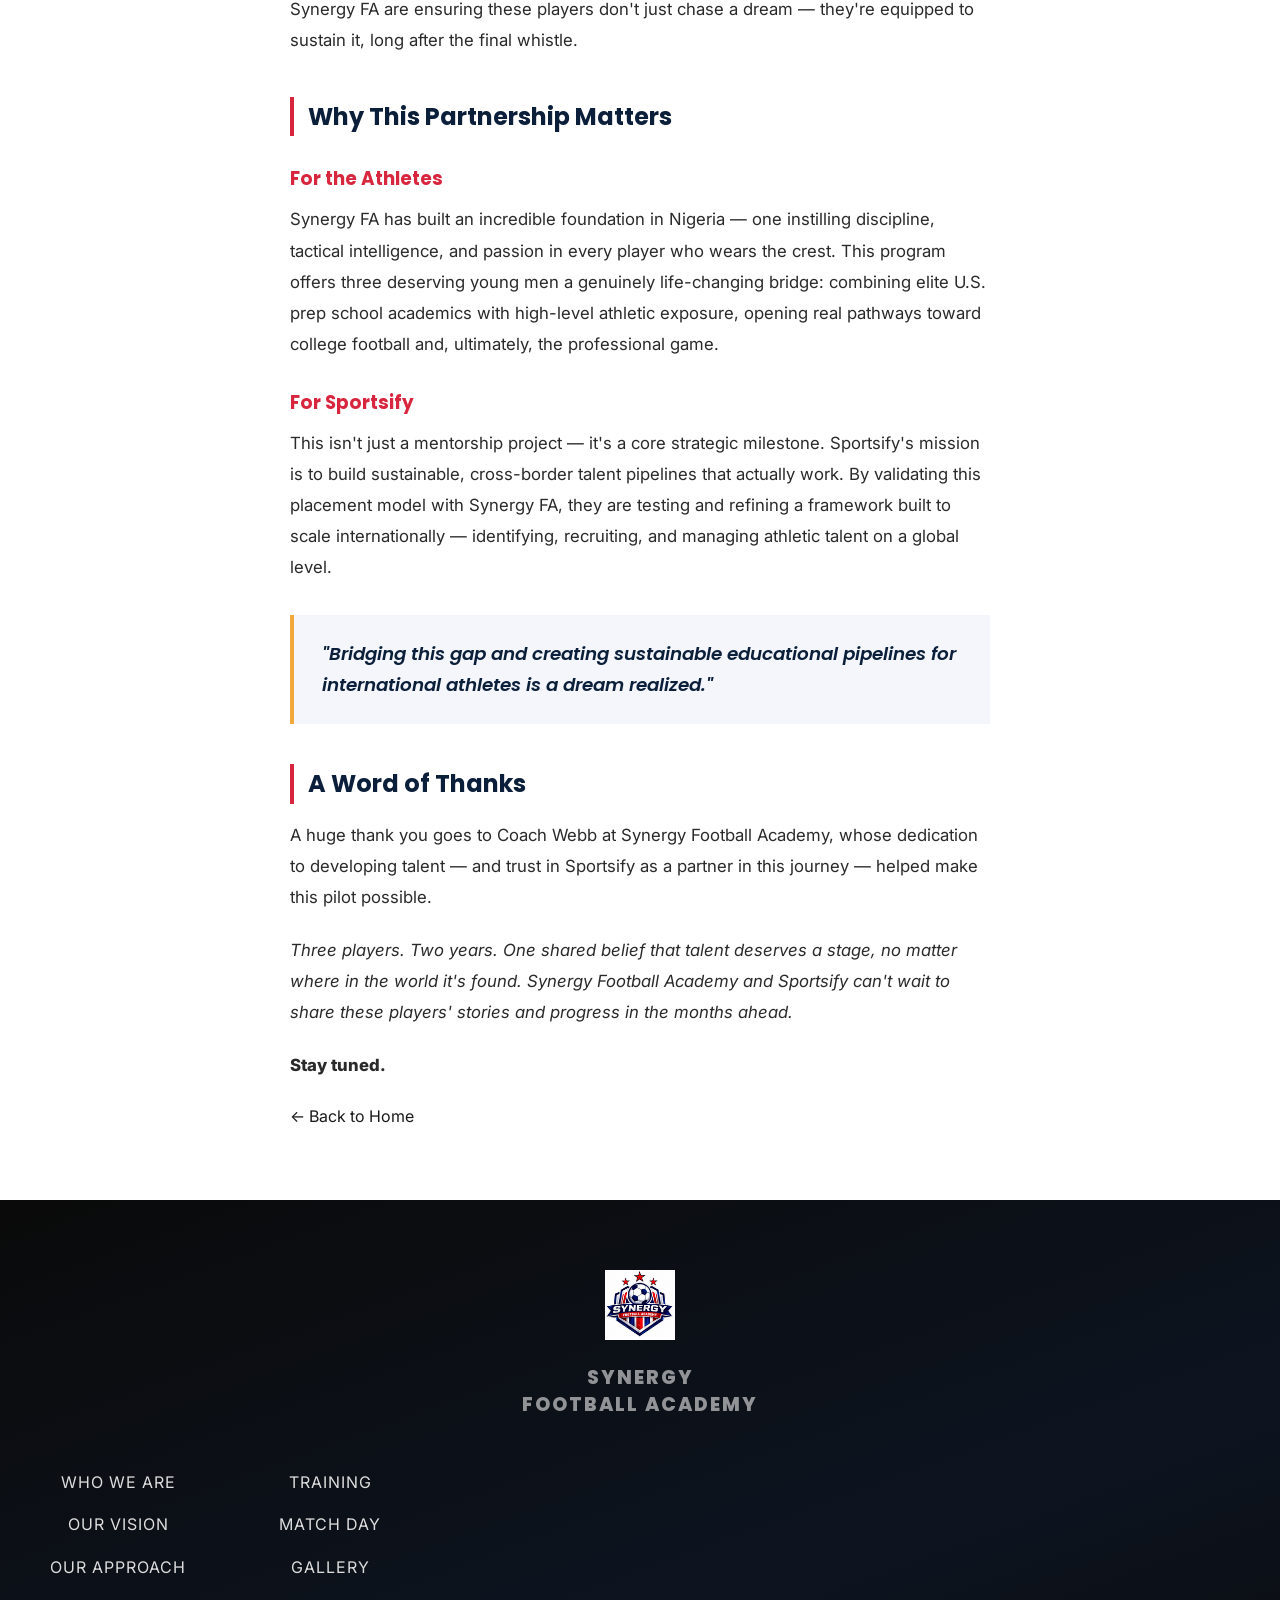
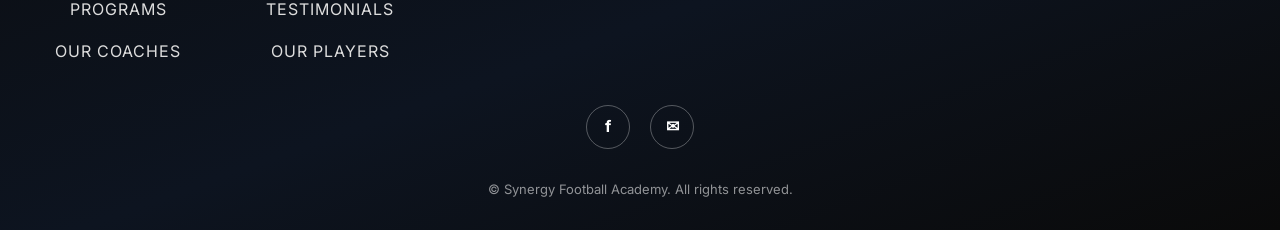
<file: news-sportsify-partnership.html>
<!DOCTYPE html>
<html lang="en">
<head>
  <meta charset="UTF-8">
  <meta name="viewport" content="width=device-width, initial-scale=1.0">
  <title>Sportsify x Synergy Football Academy Partnership | Synergy Football Academy</title>
  <meta name="description" content="Synergy Football Academy announces a two-year partnership with Sportsify, opening a pathway for three student-athletes to U.S. prep schools.">
  <link rel="preconnect" href="https://fonts.googleapis.com">
  <link rel="preconnect" href="https://fonts.gstatic.com" crossorigin>
  <link href="https://fonts.googleapis.com/css2?family=Poppins:wght@400;600;700;800&family=Inter:wght@400;500&display=swap" rel="stylesheet">
  <link rel="icon" type="image/jpeg" href="logo.jpg">
  <link rel="stylesheet" href="style.css">
</head>
<body>

<header class="subpage-header">
  <div class="container">
    <a href="index.html" class="brand">
      <img src="logo.jpg" alt="Synergy Football Academy logo" class="logo-img">
      <span>SYNERGY <strong>FOOTBALL ACADEMY</strong></span>
    </a>
  </div>
</header>

<main>
  <section class="article-hero">
    <div class="article-hero-image">
      <img src="sportsify-partnership.jpg" alt="Sportsify x Synergy Football Academy Partnership">
    </div>
    <div class="container">
      <span class="news-tag-v2">LATEST NEWS</span>
      <h1>Bridging the Gap: <span>Sportsify x Synergy Football Academy</span></h1>
      <p class="article-meta">Published Sep 11, 2026 · Partnership Announcement</p>
    </div>
  </section>

  <section class="article-body">
    <div class="container article-container">

      <p class="article-lede">Global talent is everywhere. Equal access to opportunity is not. Today, that gap just got a little smaller.</p>

      <p>Synergy Football Academy is proud to announce the launch of an official two-year partnership pilot with Sportsify — a U.S.-based organization dedicated to building sustainable, cross-border pathways for youth athletes. This marks Sportsify's second international youth development partnership within a single year, following an earlier collaboration with a leading academy in Spain. Now, that same commitment to unlocking opportunity is extending to Nsukka, Nigeria.</p>

      <blockquote>"Together, we are united for victory."</blockquote>

      <h2>A Pilot Built on Access, Not Just Ability</h2>
      <p>For Sportsify's founder, this partnership is personal. Throughout their journey in athlete development, they have developed a deep appreciation for grassroots players — the grit, determination, and raw skill found at that level are unmatched. Yet too many deserving athletes never get the chance to reach their full potential, simply due to a lack of resources and access.</p>
      <p>That belief — that everyone deserves a fair chance to build a future around their passion — is the foundation this partnership is built on.</p>

      <h2>Three Players. Two Countries. One Life-Changing Pathway.</h2>
      <p>Over the next two years, Sportsify will work directly with three standout student-athletes from Synergy Football Academy, placing them into top prep schools in the United States. The goal isn't just to advance their soccer careers — it's to build a foundation for success both on the pitch and in the classroom.</p>
      <p>By connecting these young men with premier academic institutions, Sportsify and Synergy FA are ensuring these players don't just chase a dream — they're equipped to sustain it, long after the final whistle.</p>

      <h2>Why This Partnership Matters</h2>

      <h3>For the Athletes</h3>
      <p>Synergy FA has built an incredible foundation in Nigeria — one instilling discipline, tactical intelligence, and passion in every player who wears the crest. This program offers three deserving young men a genuinely life-changing bridge: combining elite U.S. prep school academics with high-level athletic exposure, opening real pathways toward college football and, ultimately, the professional game.</p>

      <h3>For Sportsify</h3>
      <p>This isn't just a mentorship project — it's a core strategic milestone. Sportsify's mission is to build sustainable, cross-border talent pipelines that actually work. By validating this placement model with Synergy FA, they are testing and refining a framework built to scale internationally — identifying, recruiting, and managing athletic talent on a global level.</p>

      <blockquote>"Bridging this gap and creating sustainable educational pipelines for international athletes is a dream realized."</blockquote>

      <h2>A Word of Thanks</h2>
      <p>A huge thank you goes to Coach Webb at Synergy Football Academy, whose dedication to developing talent — and trust in Sportsify as a partner in this journey — helped make this pilot possible.</p>

      <p class="article-closing">Three players. Two years. One shared belief that talent deserves a stage, no matter where in the world it's found. Synergy Football Academy and Sportsify can't wait to share these players' stories and progress in the months ahead.</p>

      <p class="article-closing article-closing-bold">Stay tuned.</p>

      <a href="index.html" class="back-link">← Back to Home</a>
    </div>
  </section>
</main>

<footer class="footer">
  <div class="container">
    <div class="footer-brand">
      <img src="logo.jpg" alt="Synergy Football Academy logo" class="footer-logo">
      <p>SYNERGY<br>FOOTBALL ACADEMY</p>
    </div>
    <div class="footer-links">
      <div>
        <a href="index.html#about">Who We Are</a>
        <a href="index.html#vision">Our Vision</a>
        <a href="index.html#development">Our Approach</a>
        <a href="index.html#programs">Programs</a>
        <a href="coaches.html">Our Coaches</a>
      </div>
      <div>
        <a href="training.html">Training</a>
        <a href="matchday.html">Match Day</a>
        <a href="gallery.html">Gallery</a>
        <a href="testimonials.html">Testimonials</a>
        <a href="players.html">Our Players</a>
      </div>
    </div>
    <div class="footer-socials">
      <a href="https://www.facebook.com/profile.php?id=100093114872817" target="_blank" aria-label="Facebook">f</a>
      <a href="mailto:synergyfootballacademy01@gmail.com" aria-label="Email">✉</a>
    </div>
    <p class="footer-copy">© <span id="year"></span> Synergy Football Academy. All rights reserved.</p>
  </div>
</footer>

<script src="script.js"></script>
</body>
</html>
</file>
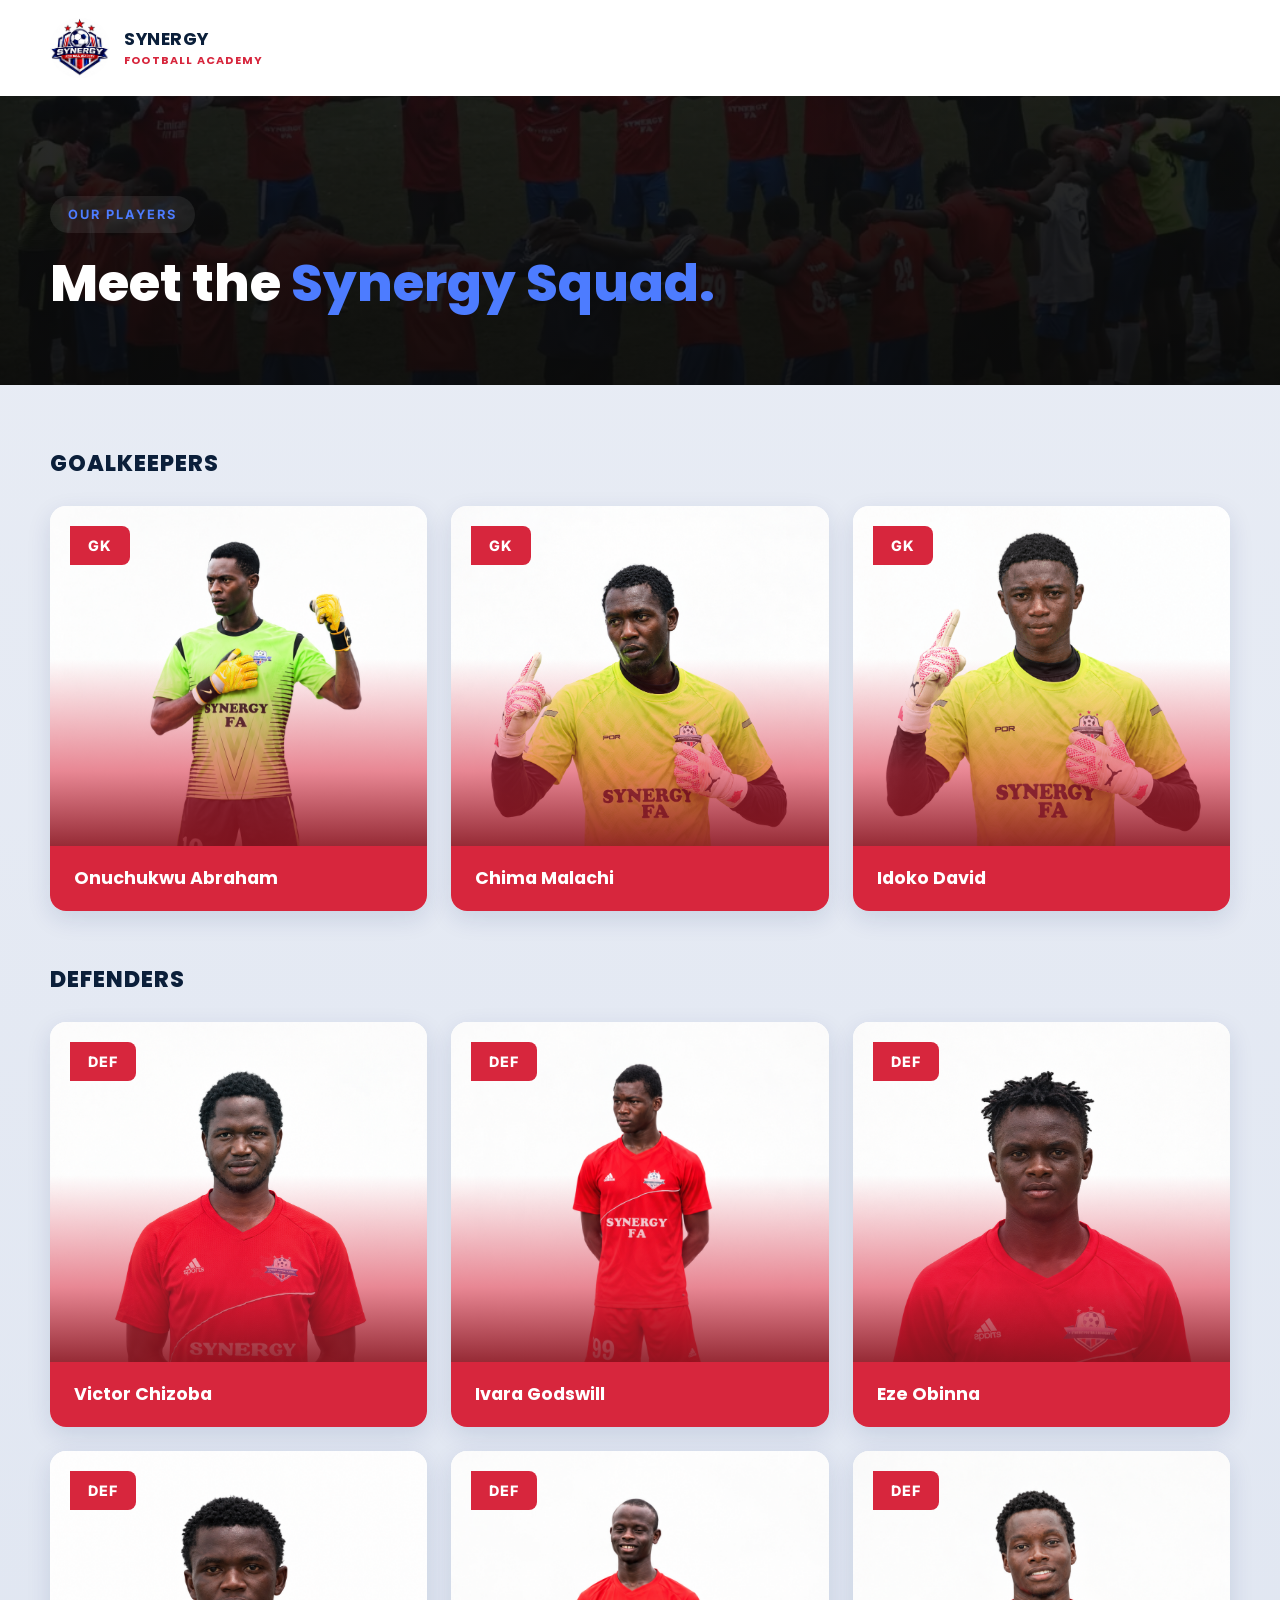
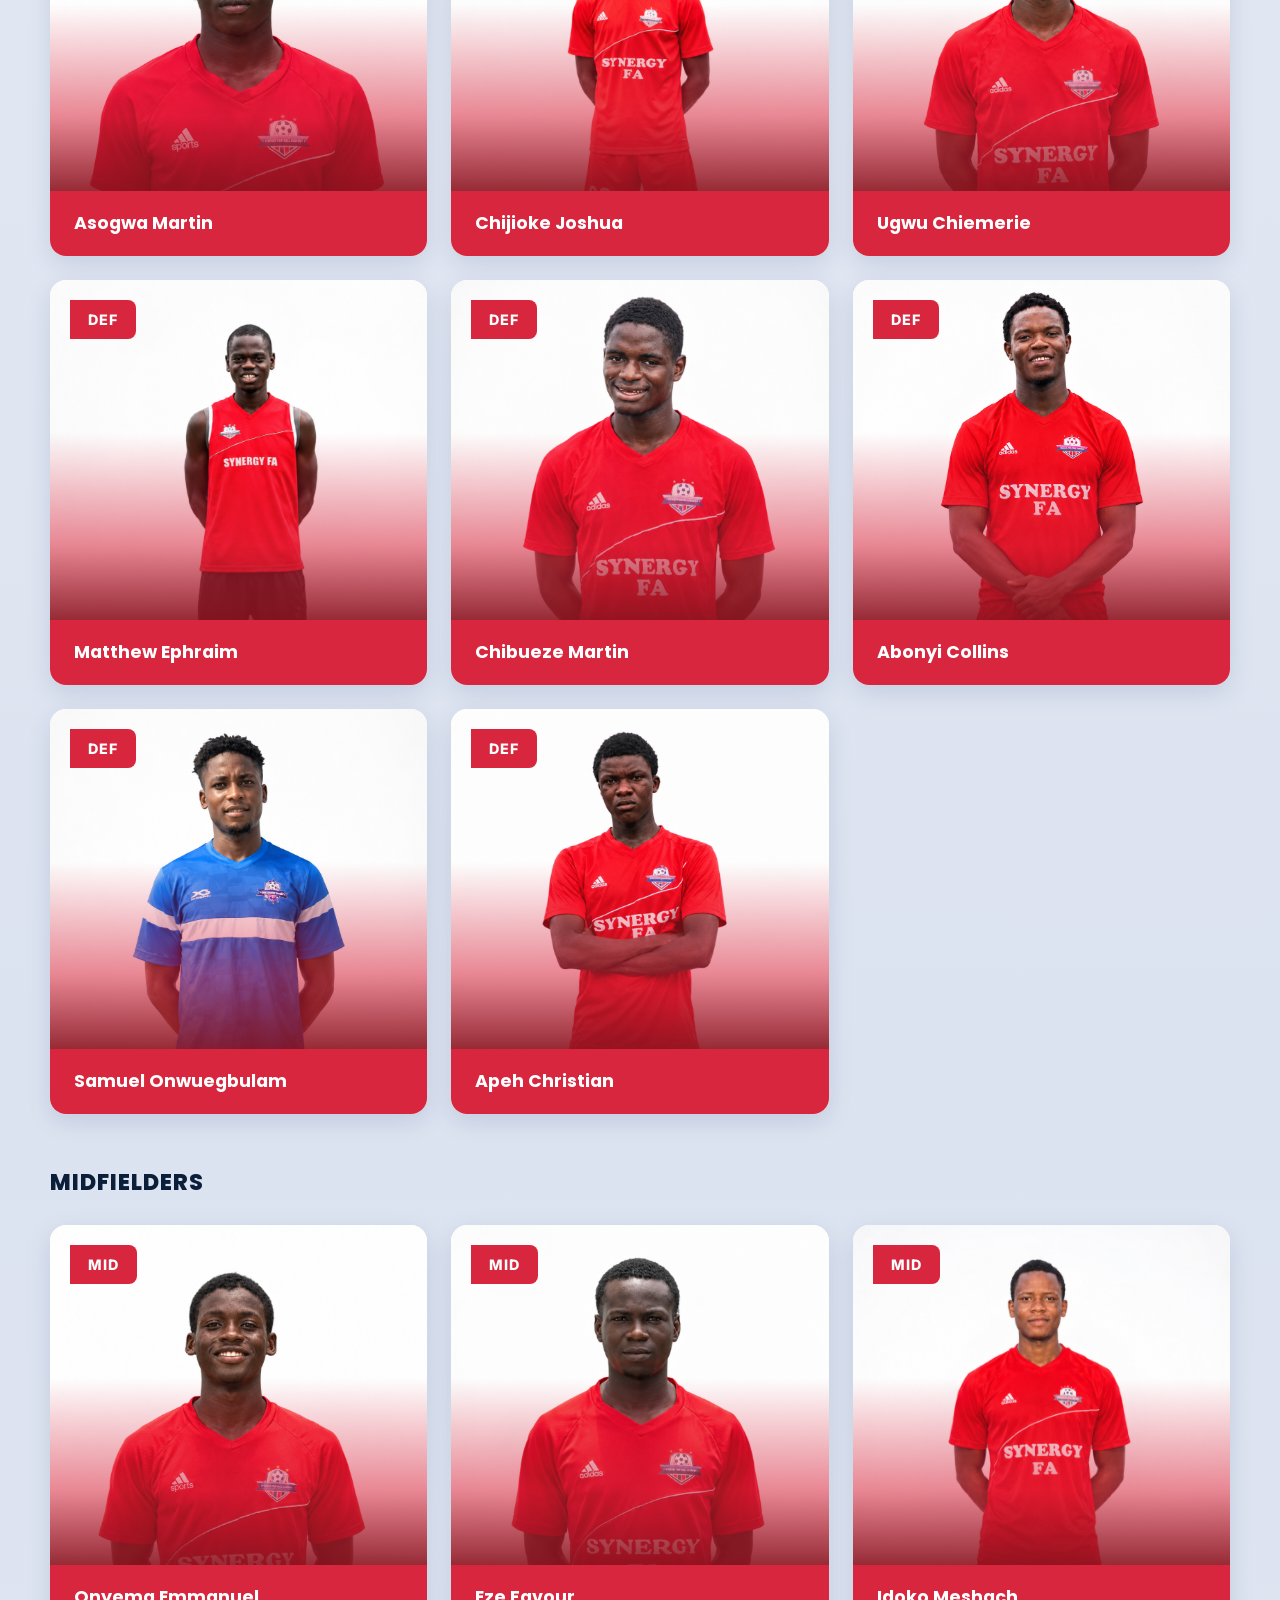
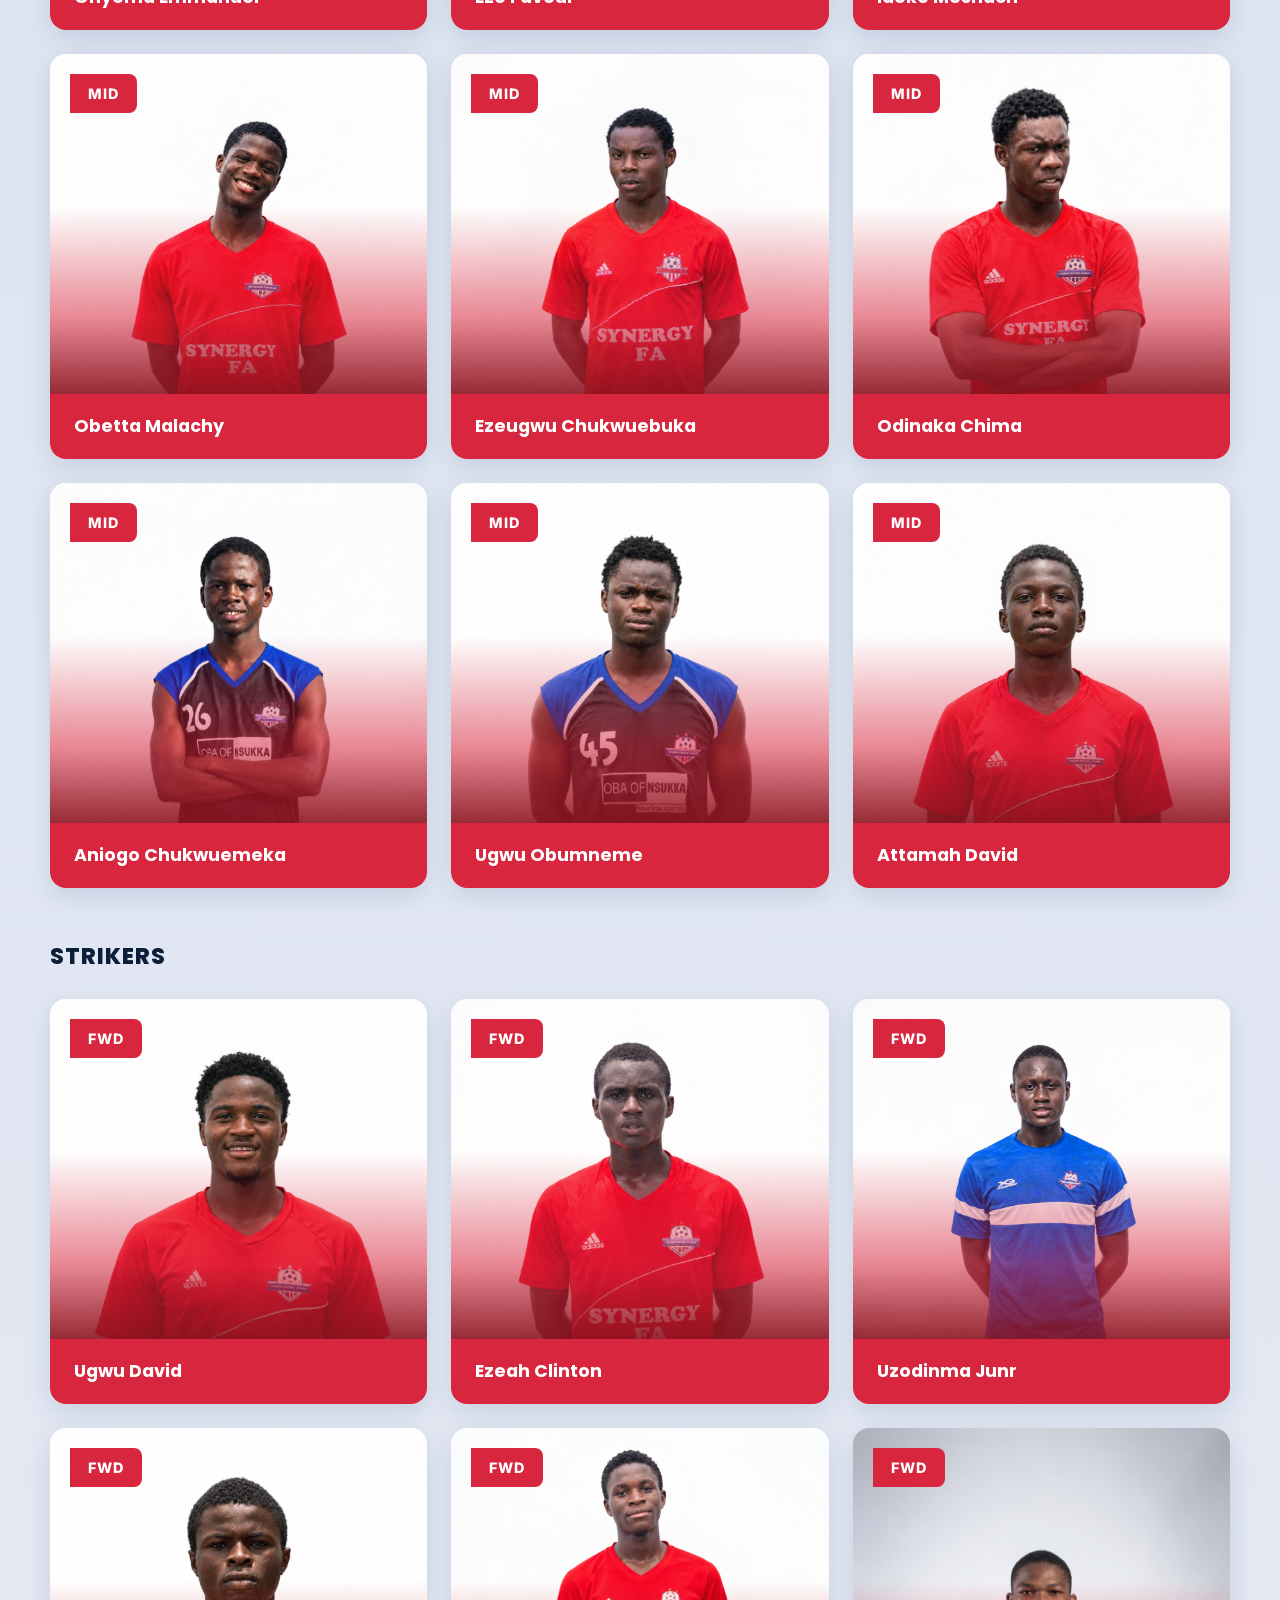
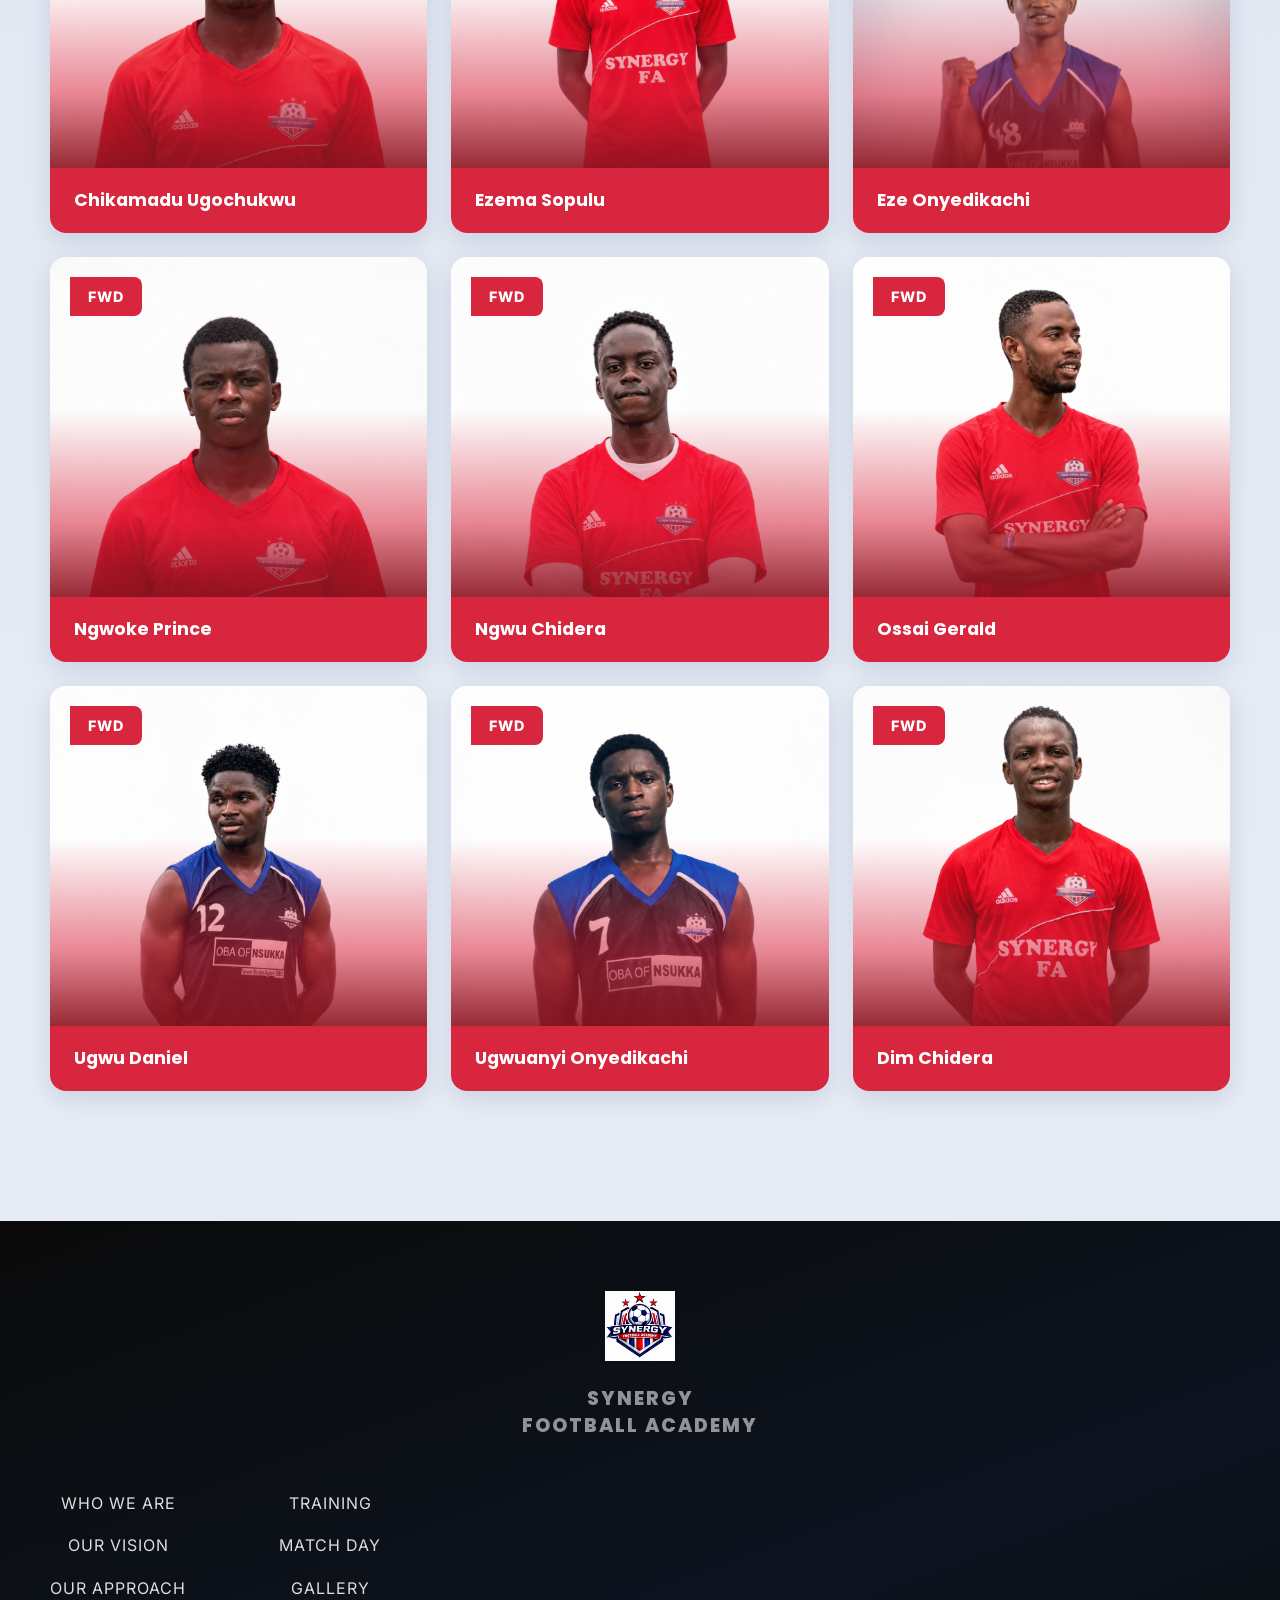
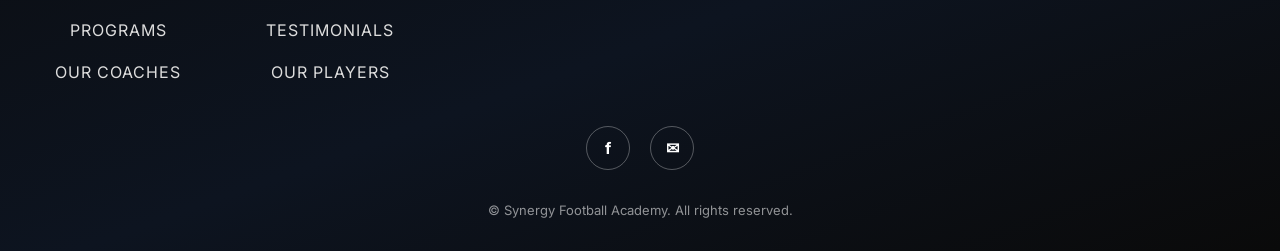
<file: players.html>
<!DOCTYPE html>
<html lang="en">
<head>
  <meta charset="UTF-8">
  <meta name="viewport" content="width=device-width, initial-scale=1.0">
  <title>Our Players | Synergy Football Academy</title>
  <meta name="description" content="Meet the players of Synergy Football Academy in Nsukka, Enugu State, Nigeria.">
  <link rel="preconnect" href="https://fonts.googleapis.com">
  <link rel="preconnect" href="https://fonts.gstatic.com" crossorigin>
  <link href="https://fonts.googleapis.com/css2?family=Poppins:wght@400;600;700;800&family=Inter:wght@400;500&display=swap" rel="stylesheet">
  <link rel="icon" type="image/jpeg" href="logo.jpg">
  <link rel="stylesheet" href="style.css">
</head>
<body>

<header class="subpage-header">
  <div class="container">
    <a href="index.html" class="brand">
      <img src="logo.jpg" alt="Synergy Football Academy logo" class="logo-img">
      <span>SYNERGY <strong>FOOTBALL ACADEMY</strong></span>
    </a>
  </div>
</header>

<main>
  <section class="subpage-hero">
  <div class="hero-photos single-photo">
    <img src="gallery46.jpg" alt="">
  </div>
  <div class="container">
    <p class="hero-badge">OUR PLAYERS</p>
    <h1>Meet the <span>Synergy Squad.</span></h1>
  </div>
  </section>

  <section class="players-page">
    <div class="container">

      <h2 class="players-position-title">Goalkeepers</h2>
      <div class="players-grid">

        <div class="player-card">
          <div class="player-badge">GK</div>
          <div class="player-photo-wrap">
            <img src="gallery44.jpg" alt="Onuchukwu Abraham">
            <div class="player-photo-fade"></div>
          </div>
          <div class="player-name-plate">
            <p>Onuchukwu Abraham</p>
          </div>
        </div>

        <div class="player-card">
          <div class="player-badge">GK</div>
          <div class="player-photo-wrap">
            <img src="gallery45.jpg" alt="Chima Malachi">
            <div class="player-photo-fade"></div>
          </div>
          <div class="player-name-plate">
            <p>Chima Malachi</p>
          </div>
        </div>
        <div class="player-card">
  <div class="player-badge">GK</div>
  <div class="player-photo-wrap">
    <img src="gallery78.jpg" alt="Idoko David">
    <div class="player-photo-fade"></div>
  </div>
  <div class="player-name-plate">
    <p>Idoko David</p>
  </div>
        </div>

      </div>
      <h2 class="players-position-title players-title-def">Defenders</h2>
<div class="players-grid">

  <div class="player-card player-card-def">
    <div class="player-badge player-badge-def">DEF</div>
    <div class="player-photo-wrap">
      <img src="gallery47.jpg" alt="Victor Chizoba">
      <div class="player-photo-fade player-photo-fade-def"></div>
    </div>
    <div class="player-name-plate player-name-plate-def">
      <p>Victor Chizoba</p>
    </div>
  </div>

  <div class="player-card player-card-def">
    <div class="player-badge player-badge-def">DEF</div>
    <div class="player-photo-wrap">
      <img src="gallery48.jpg" alt="Ivara Godswill">
      <div class="player-photo-fade player-photo-fade-def"></div>
    </div>
    <div class="player-name-plate player-name-plate-def">
      <p>Ivara Godswill</p>
    </div>
  </div>

  <div class="player-card player-card-def">
    <div class="player-badge player-badge-def">DEF</div>
    <div class="player-photo-wrap">
      <img src="gallery49.jpg" alt="Eze Obinna">
      <div class="player-photo-fade player-photo-fade-def"></div>
    </div>
    <div class="player-name-plate player-name-plate-def">
      <p>Eze Obinna</p>
    </div>
  </div>

  <div class="player-card player-card-def">
    <div class="player-badge player-badge-def">DEF</div>
    <div class="player-photo-wrap">
      <img src="gallery50.jpg" alt="Asogwa Martin">
      <div class="player-photo-fade player-photo-fade-def"></div>
    </div>
    <div class="player-name-plate player-name-plate-def">
      <p>Asogwa Martin</p>
    </div>
  </div>

  <div class="player-card player-card-def">
    <div class="player-badge player-badge-def">DEF</div>
    <div class="player-photo-wrap">
      <img src="gallery51.jpg" alt="Chijioke Joshua">
      <div class="player-photo-fade player-photo-fade-def"></div>
    </div>
    <div class="player-name-plate player-name-plate-def">
      <p>Chijioke Joshua</p>
    </div>
  </div>

  <div class="player-card player-card-def">
    <div class="player-badge player-badge-def">DEF</div>
    <div class="player-photo-wrap">
      <img src="gallery52.jpg" alt="Ugwu Chiemerie">
      <div class="player-photo-fade player-photo-fade-def"></div>
    </div>
    <div class="player-name-plate player-name-plate-def">
      <p>Ugwu Chiemerie</p>
    </div>
  </div>

  <div class="player-card player-card-def">
    <div class="player-badge player-badge-def">DEF</div>
    <div class="player-photo-wrap">
      <img src="gallery53.jpg" alt="Matthew Ephraim">
      <div class="player-photo-fade player-photo-fade-def"></div>
    </div>
    <div class="player-name-plate player-name-plate-def">
      <p>Matthew Ephraim</p>
    </div>
  </div>

  <div class="player-card player-card-def">
    <div class="player-badge player-badge-def">DEF</div>
    <div class="player-photo-wrap">
      <img src="gallery54.jpg" alt="Chibueze Martin">
      <div class="player-photo-fade player-photo-fade-def"></div>
    </div>
    <div class="player-name-plate player-name-plate-def">
      <p>Chibueze Martin</p>
    </div>
  </div>

  <div class="player-card player-card-def">
    <div class="player-badge player-badge-def">DEF</div>
    <div class="player-photo-wrap">
      <img src="gallery55.jpg" alt="Abonyi Collins">
      <div class="player-photo-fade player-photo-fade-def"></div>
    </div>
    <div class="player-name-plate player-name-plate-def">
      <p>Abonyi Collins</p>
    </div>
  </div>

  <div class="player-card player-card-def">
    <div class="player-badge player-badge-def">DEF</div>
    <div class="player-photo-wrap">
      <img src="gallery56.jpg" alt="Samuel Onwuegbulam">
      <div class="player-photo-fade player-photo-fade-def"></div>
    </div>
    <div class="player-name-plate player-name-plate-def">
      <p>Samuel Onwuegbulam</p>
    </div>
  </div>
  <div class="player-card">
  <div class="player-badge">DEF</div>
  <div class="player-photo-wrap">
    <img src="gallery79.jpg" alt="Apeh Christian">
    <div class="player-photo-fade"></div>
  </div>
  <div class="player-name-plate">
    <p>Apeh Christian</p>
  </div>
  </div>

</div>
      <h2 class="players-position-title">Midfielders</h2>
<div class="players-grid">

  <div class="player-card">
    <div class="player-badge">MID</div>
    <div class="player-photo-wrap">
      <img src="gallery57.jpg" alt="Onyema Emmanuel">
      <div class="player-photo-fade"></div>
    </div>
    <div class="player-name-plate">
      <p>Onyema Emmanuel</p>
    </div>
  </div>

  <div class="player-card">
    <div class="player-badge">MID</div>
    <div class="player-photo-wrap">
      <img src="gallery58.jpg" alt="Eze Favour">
      <div class="player-photo-fade"></div>
    </div>
    <div class="player-name-plate">
      <p>Eze Favour</p>
    </div>
  </div>

  <div class="player-card">
    <div class="player-badge">MID</div>
    <div class="player-photo-wrap">
      <img src="gallery59.jpg" alt="Idoko Meshach">
      <div class="player-photo-fade"></div>
    </div>
    <div class="player-name-plate">
      <p>Idoko Meshach</p>
    </div>
  </div>

  <div class="player-card">
    <div class="player-badge">MID</div>
    <div class="player-photo-wrap">
      <img src="gallery60.jpg" alt="Obetta Malachy">
      <div class="player-photo-fade"></div>
    </div>
    <div class="player-name-plate">
      <p>Obetta Malachy</p>
    </div>
  </div>

  <div class="player-card">
    <div class="player-badge">MID</div>
    <div class="player-photo-wrap">
      <img src="gallery61.jpg" alt="Ezeugwu Chukwuebuka">
      <div class="player-photo-fade"></div>
    </div>
    <div class="player-name-plate">
      <p>Ezeugwu Chukwuebuka</p>
    </div>
  </div>

  <div class="player-card">
    <div class="player-badge">MID</div>
    <div class="player-photo-wrap">
      <img src="gallery62.jpg" alt="Odinaka Chima">
      <div class="player-photo-fade"></div>
    </div>
    <div class="player-name-plate">
      <p>Odinaka Chima</p>
    </div>
  </div>

  <div class="player-card">
    <div class="player-badge">MID</div>
    <div class="player-photo-wrap">
      <img src="gallery63.jpg" alt="Aniogo Chukwuemeka">
      <div class="player-photo-fade"></div>
    </div>
    <div class="player-name-plate">
      <p>Aniogo Chukwuemeka</p>
    </div>
  </div>

  <div class="player-card">
    <div class="player-badge">MID</div>
    <div class="player-photo-wrap">
      <img src="gallery64.jpg" alt="Ugwu Obumneme">
      <div class="player-photo-fade"></div>
    </div>
    <div class="player-name-plate">
      <p>Ugwu Obumneme</p>
    </div>
  </div>

  <div class="player-card">
    <div class="player-badge">MID</div>
    <div class="player-photo-wrap">
      <img src="gallery65.jpg" alt="Attamah David">
      <div class="player-photo-fade"></div>
    </div>
    <div class="player-name-plate">
      <p>Attamah David</p>
    </div>
  </div>

</div>
      <h2 class="players-position-title">Strikers</h2>
<div class="players-grid">

  <div class="player-card">
    <div class="player-badge">FWD</div>
    <div class="player-photo-wrap">
      <img src="gallery66.jpg" alt="Ugwu David">
      <div class="player-photo-fade"></div>
    </div>
    <div class="player-name-plate">
      <p>Ugwu David</p>
    </div>
  </div>

  <div class="player-card">
    <div class="player-badge">FWD</div>
    <div class="player-photo-wrap">
      <img src="gallery67.jpg" alt="Ezeah Clinton">
      <div class="player-photo-fade"></div>
    </div>
    <div class="player-name-plate">
      <p>Ezeah Clinton</p>
    </div>
  </div>

  <div class="player-card">
    <div class="player-badge">FWD</div>
    <div class="player-photo-wrap">
      <img src="gallery68.jpg" alt="Uzodinma Junr">
      <div class="player-photo-fade"></div>
    </div>
    <div class="player-name-plate">
      <p>Uzodinma Junr</p>
    </div>
  </div>

  <div class="player-card">
    <div class="player-badge">FWD</div>
    <div class="player-photo-wrap">
      <img src="gallery69.jpg" alt="Chikamadu Ugochukwu">
      <div class="player-photo-fade"></div>
    </div>
    <div class="player-name-plate">
      <p>Chikamadu Ugochukwu</p>
    </div>
  </div>

  <div class="player-card">
    <div class="player-badge">FWD</div>
    <div class="player-photo-wrap">
      <img src="gallery70.jpg" alt="Ezema Sopulu">
      <div class="player-photo-fade"></div>
    </div>
    <div class="player-name-plate">
      <p>Ezema Sopulu</p>
    </div>
  </div>

  <div class="player-card">
    <div class="player-badge">FWD</div>
    <div class="player-photo-wrap">
      <img src="gallery71.jpg" alt="Eze Onyedikachi">
      <div class="player-photo-fade"></div>
    </div>
    <div class="player-name-plate">
      <p>Eze Onyedikachi</p>
    </div>
  </div>

  <div class="player-card">
    <div class="player-badge">FWD</div>
    <div class="player-photo-wrap">
      <img src="gallery72.jpg" alt="Ngwoke Prince">
      <div class="player-photo-fade"></div>
    </div>
    <div class="player-name-plate">
      <p>Ngwoke Prince</p>
    </div>
  </div>

  <div class="player-card">
    <div class="player-badge">FWD</div>
    <div class="player-photo-wrap">
      <img src="gallery73.jpg" alt="Ngwu Chidera">
      <div class="player-photo-fade"></div>
    </div>
    <div class="player-name-plate">
      <p>Ngwu Chidera</p>
    </div>
  </div>

  <div class="player-card">
    <div class="player-badge">FWD</div>
    <div class="player-photo-wrap">
      <img src="gallery74.jpg" alt="Ossai Gerald">
      <div class="player-photo-fade"></div>
    </div>
    <div class="player-name-plate">
      <p>Ossai Gerald</p>
    </div>
  </div>

  <div class="player-card">
    <div class="player-badge">FWD</div>
    <div class="player-photo-wrap">
      <img src="gallery75.jpg" alt="Ugwu Daniel">
      <div class="player-photo-fade"></div>
    </div>
    <div class="player-name-plate">
      <p>Ugwu Daniel</p>
    </div>
  </div>

  <div class="player-card">
    <div class="player-badge">FWD</div>
    <div class="player-photo-wrap">
      <img src="gallery76.jpg" alt="Ugwuanyi Onyedikachi">
      <div class="player-photo-fade"></div>
    </div>
    <div class="player-name-plate">
      <p>Ugwuanyi Onyedikachi</p>
    </div>
  </div>

  <div class="player-card">
    <div class="player-badge">FWD</div>
    <div class="player-photo-wrap">
      <img src="gallery77.jpg" alt="Dim Chidera">
      <div class="player-photo-fade"></div>
    </div>
    <div class="player-name-plate">
      <p>Dim Chidera</p>
    </div>
  </div>

</div>

    </div>
  </section>
</main>

<footer class="footer">
  <div class="container">
    <div class="footer-brand">
      <img src="logo.jpg" alt="Synergy Football Academy logo" class="footer-logo">
      <p>SYNERGY<br>FOOTBALL ACADEMY</p>
    </div>
    <div class="footer-links">
      <div>
        <a href="index.html#about">Who We Are</a>
        <a href="index.html#vision">Our Vision</a>
        <a href="index.html#development">Our Approach</a>
        <a href="index.html#programs">Programs</a>
        <a href="coaches.html">Our Coaches</a>
      </div>
      <div>
        <a href="training.html">Training</a>
        <a href="matchday.html">Match Day</a>
        <a href="gallery.html">Gallery</a>
        <a href="testimonials.html">Testimonials</a>
        <a href="players.html">Our Players</a>
      </div>
    </div>
    <div class="footer-socials">
      <a href="https://www.facebook.com/profile.php?id=100093114872817" target="_blank" aria-label="Facebook">f</a>
      <a href="mailto:synergyfootballacademy01@gmail.com" aria-label="Email">✉</a>
    </div>
    <p class="footer-copy">© <span id="year"></span> Synergy Football Academy. All rights reserved.</p>
  </div>
</footer>

<script src="script.js"></script>
</body>
</html>
</file>
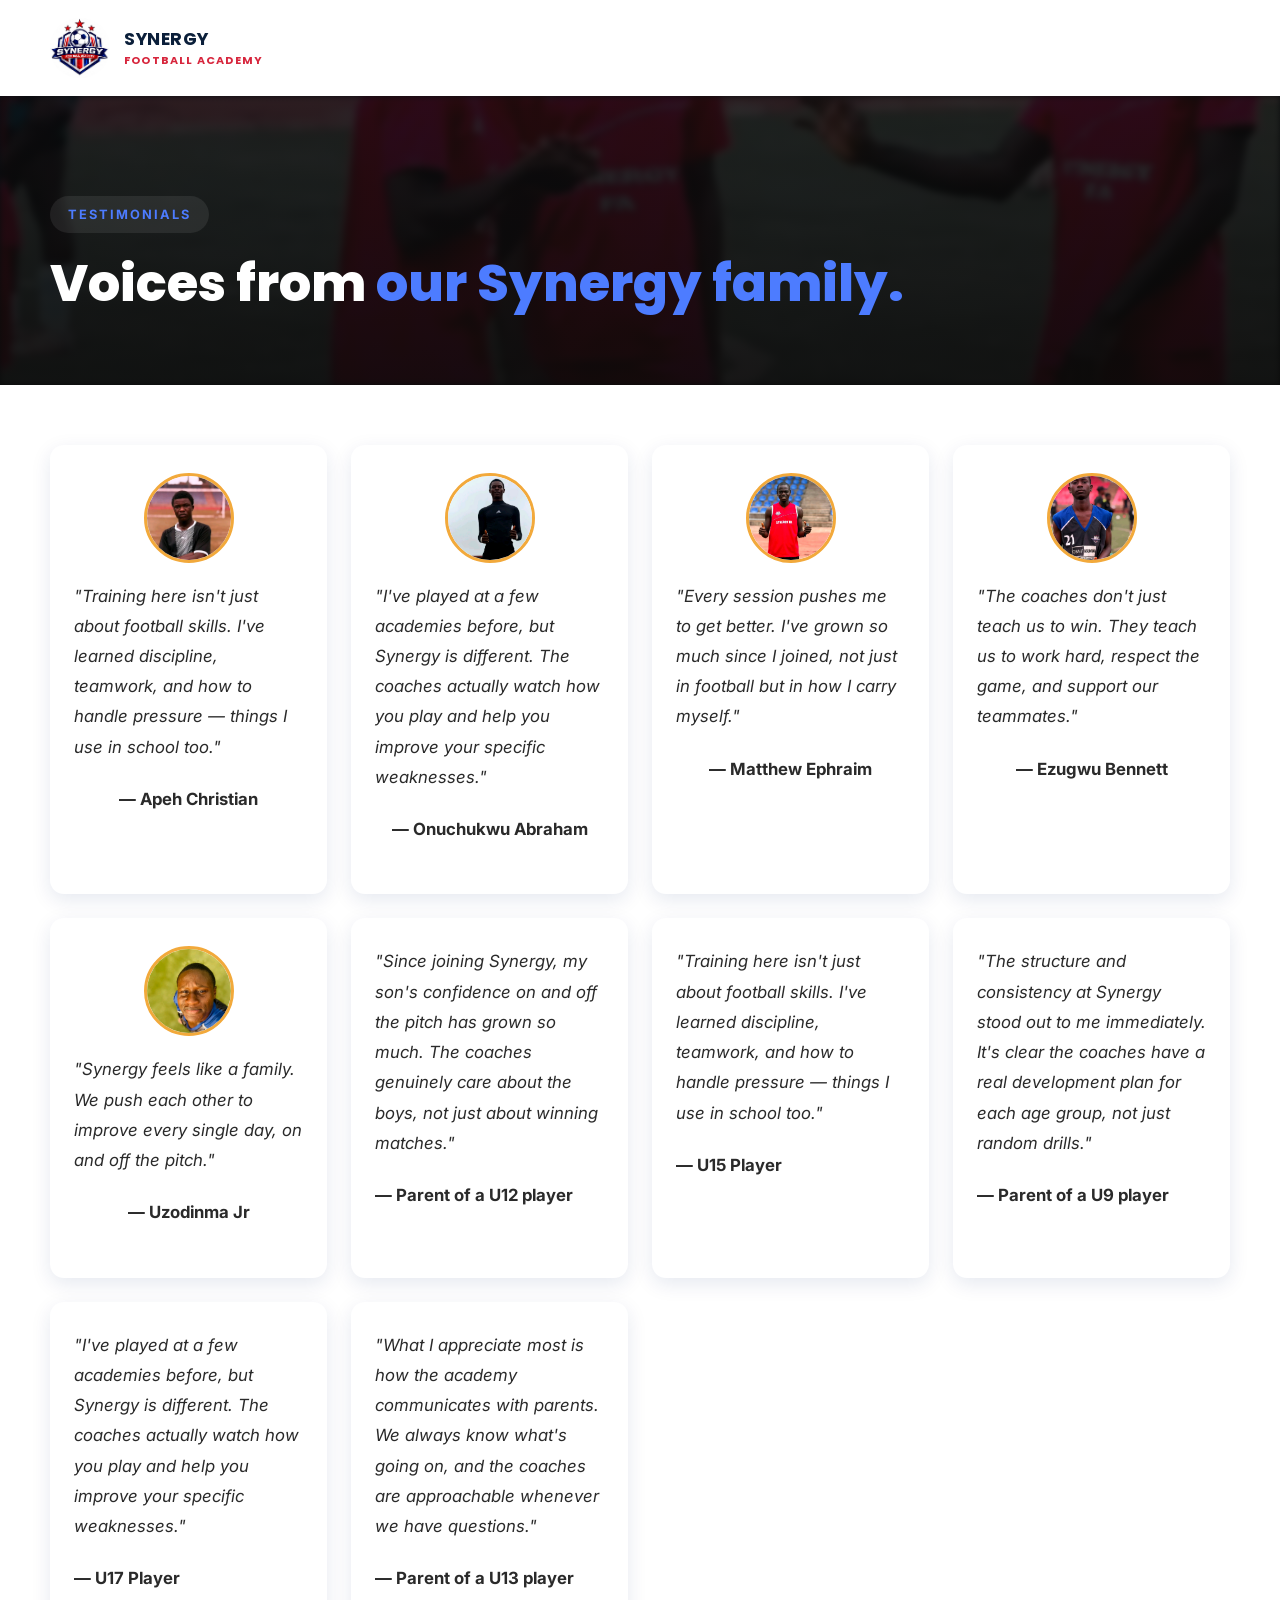
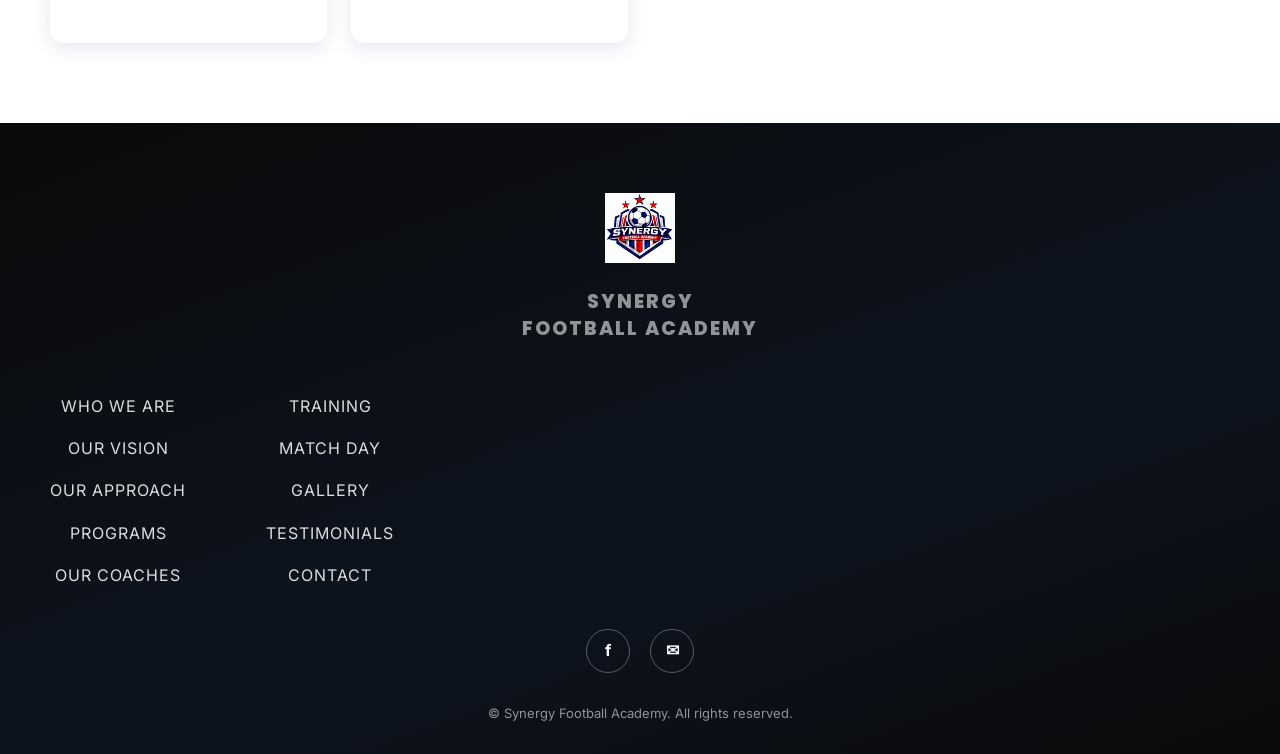
<file: testimonials.html>
<!DOCTYPE html>
<html lang="en">
<head>
  <meta charset="UTF-8">
  <meta name="viewport" content="width=device-width, initial-scale=1.0">
  <title>Testimonials | Synergy Football Academy</title>
  <meta name="description" content="Hear what parents and players say about their experience at Synergy Football Academy in Nsukka, Enugu State, Nigeria.">
  <link rel="preconnect" href="https://fonts.googleapis.com">
  <link rel="preconnect" href="https://fonts.gstatic.com" crossorigin>
  <link href="https://fonts.googleapis.com/css2?family=Poppins:wght@400;600;700;800&family=Inter:wght@400;500&display=swap" rel="stylesheet">
  <link rel="icon" type="image/jpeg" href="logo.jpg">
  <link rel="stylesheet" href="style.css">
</head>
<body class="testimonials-page">

<header class="subpage-header">
  <div class="container">
    <a href="index.html" class="brand">
      <img src="logo.jpg" alt="Synergy Football Academy logo" class="logo-img">
      <span>SYNERGY <strong>FOOTBALL ACADEMY</strong></span>
    </a>
  </div>
</header>

<main>
  <section class="subpage-hero">
  <div class="hero-photos single-photo">
    <img src="gallery32.jpg" alt="">
  </div>
  <div class="container">
    <p class="hero-badge">TESTIMONIALS</p>
    <h1>Voices from <span>our Synergy family.</span></h1>
  </div>
  </section>

  <section class="subpage-content">
    <div class="container">
      <div class="testimonial-grid">
        <div class="testimonial-card testimonial-player">
  <img src="gallery39.jpg" alt="Player testimonial" class="testimonial-photo">
  <p class="testimonial-quote">"Training here isn't just about football skills. I've learned discipline, teamwork, and how to handle pressure — things I use in school too."</p>
  <p class="testimonial-author">— Apeh Christian</p>
</div>

<div class="testimonial-card testimonial-player">
  <img src="gallery40.jpg" alt="Player testimonial" class="testimonial-photo">
  <p class="testimonial-quote">"I've played at a few academies before, but Synergy is different. The coaches actually watch how you play and help you improve your specific weaknesses."</p>
  <p class="testimonial-author">— Onuchukwu Abraham</p>
</div>

<div class="testimonial-card testimonial-player">
  <img src="gallery41.jpg" alt="Player testimonial" class="testimonial-photo">
  <p class="testimonial-quote">"Every session pushes me to get better. I've grown so much since I joined, not just in football but in how I carry myself."</p>
  <p class="testimonial-author">— Matthew Ephraim</p>
</div>

<div class="testimonial-card testimonial-player">
  <img src="gallery42.jpg" alt="Player testimonial" class="testimonial-photo">
  <p class="testimonial-quote">"The coaches don't just teach us to win. They teach us to work hard, respect the game, and support our teammates."</p>
  <p class="testimonial-author">— Ezugwu Bennett</p>
</div>

<div class="testimonial-card testimonial-player">
  <img src="gallery43.jpg" alt="Player testimonial" class="testimonial-photo">
  <p class="testimonial-quote">"Synergy feels like a family. We push each other to improve every single day, on and off the pitch."</p>
  <p class="testimonial-author">— Uzodinma Jr</p>
</div>

        <div class="testimonial-card">
          <p class="testimonial-quote">"Since joining Synergy, my son's confidence on and off the pitch has grown so much. The coaches genuinely care about the boys, not just about winning matches."</p>
          <p class="testimonial-author">— Parent of a U12 player</p>
        </div>

        <div class="testimonial-card">
          <p class="testimonial-quote">"Training here isn't just about football skills. I've learned discipline, teamwork, and how to handle pressure — things I use in school too."</p>
          <p class="testimonial-author">— U15 Player</p>
        </div>

        <div class="testimonial-card">
          <p class="testimonial-quote">"The structure and consistency at Synergy stood out to me immediately. It's clear the coaches have a real development plan for each age group, not just random drills."</p>
          <p class="testimonial-author">— Parent of a U9 player</p>
        </div>

        <div class="testimonial-card">
          <p class="testimonial-quote">"I've played at a few academies before, but Synergy is different. The coaches actually watch how you play and help you improve your specific weaknesses."</p>
          <p class="testimonial-author">— U17 Player</p>
        </div>

        <div class="testimonial-card">
          <p class="testimonial-quote">"What I appreciate most is how the academy communicates with parents. We always know what's going on, and the coaches are approachable whenever we have questions."</p>
          <p class="testimonial-author">— Parent of a U13 player</p>
        </div>

      </div>
    </div>
  </section>
</main>

<footer class="footer">
  <div class="container">
    <div class="footer-brand">
      <img src="logo.jpg" alt="Synergy Football Academy logo" class="footer-logo">
      <p>SYNERGY<br>FOOTBALL ACADEMY</p>
    </div>
    <div class="footer-links">
      <div>
        <a href="index.html#about">Who We Are</a>
        <a href="index.html#vision">Our Vision</a>
        <a href="index.html#development">Our Approach</a>
        <a href="index.html#programs">Programs</a>
        <a href="coaches.html">Our Coaches</a>
      </div>
      <div>
        <a href="training.html">Training</a>
        <a href="matchday.html">Match Day</a>
        <a href="gallery.html">Gallery</a>
        <a href="testimonials.html">Testimonials</a>
        <a href="index.html#contact">Contact</a>
      </div>
    </div>
    <div class="footer-socials">
      <a href="https://www.facebook.com/profile.php?id=100093114872817" target="_blank" aria-label="Facebook">f</a>
      <a href="mailto:synergyfootballacademy01@gmail.com" aria-label="Email">✉</a>
    </div>
    <p class="footer-copy">© <span id="year"></span> Synergy Football Academy. All rights reserved.</p>
  </div>
</footer>

<script src="script.js"></script>
</body>
</html>
</file>
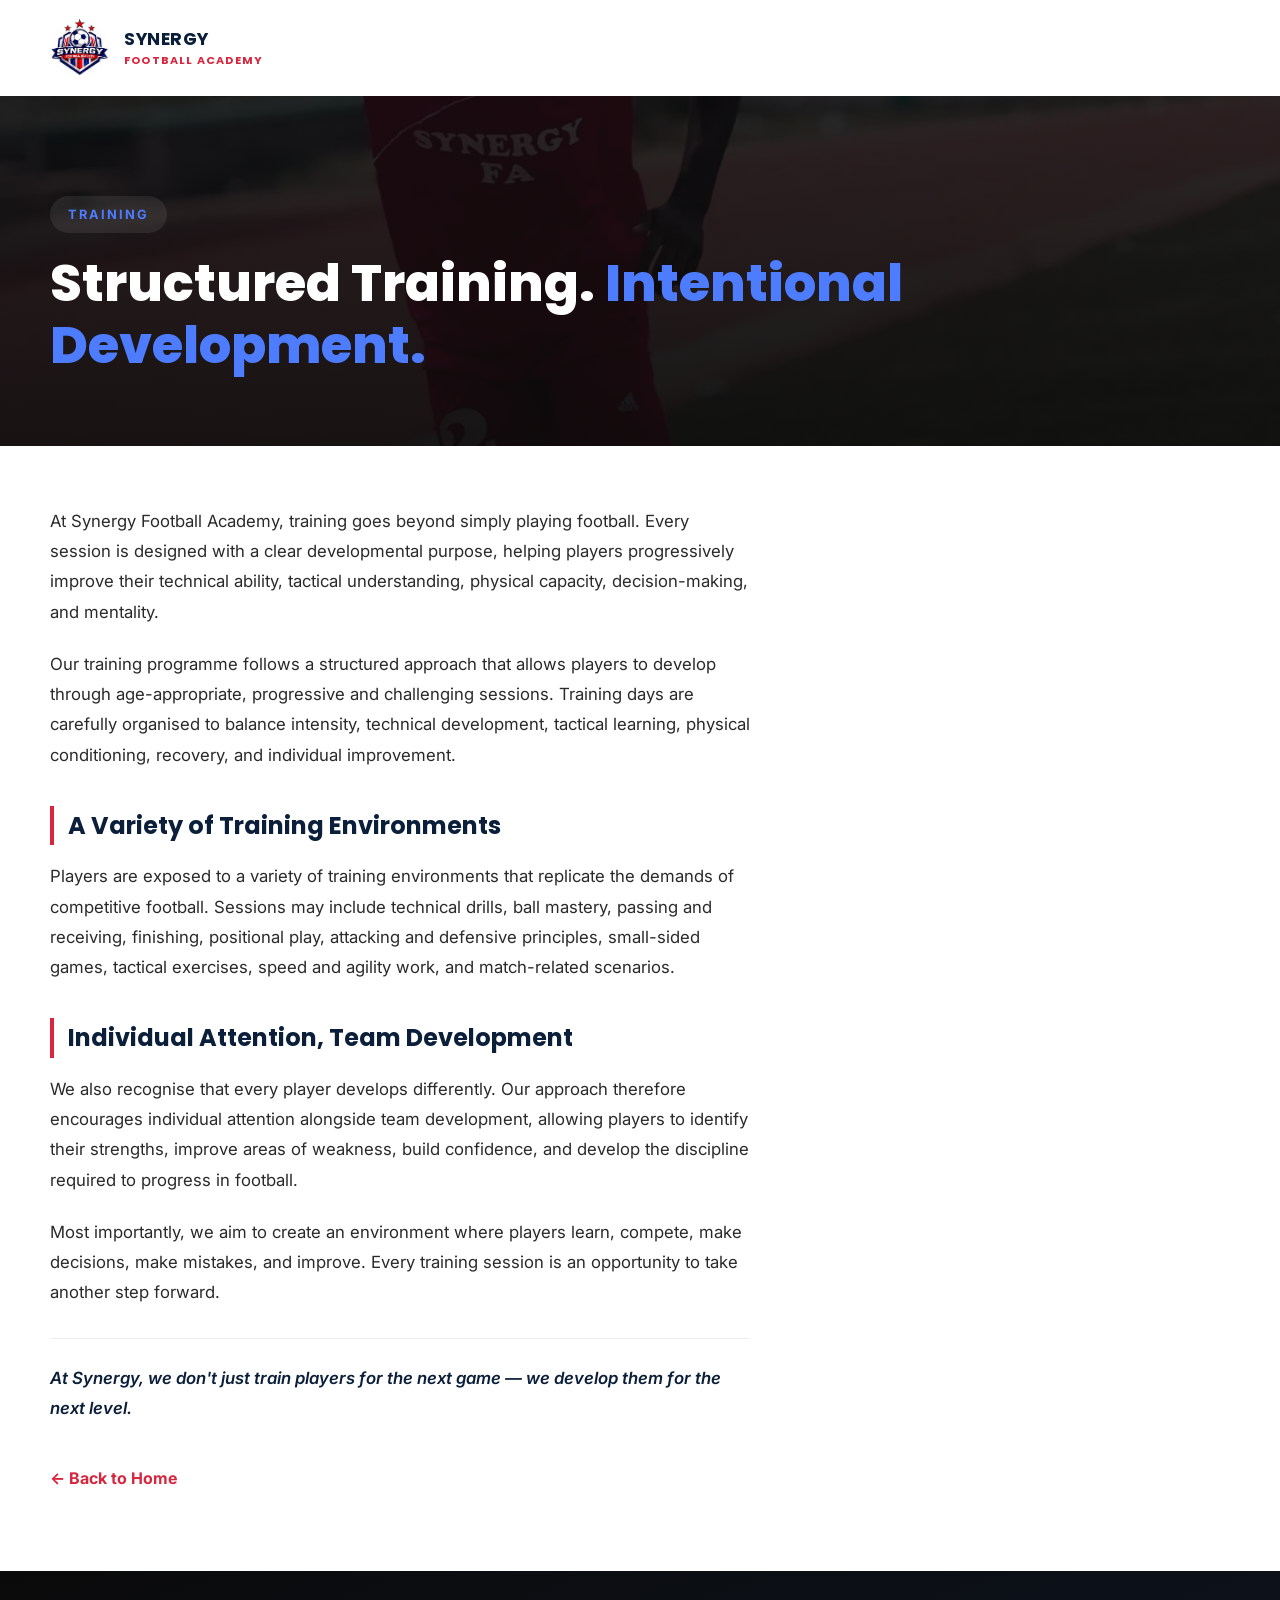
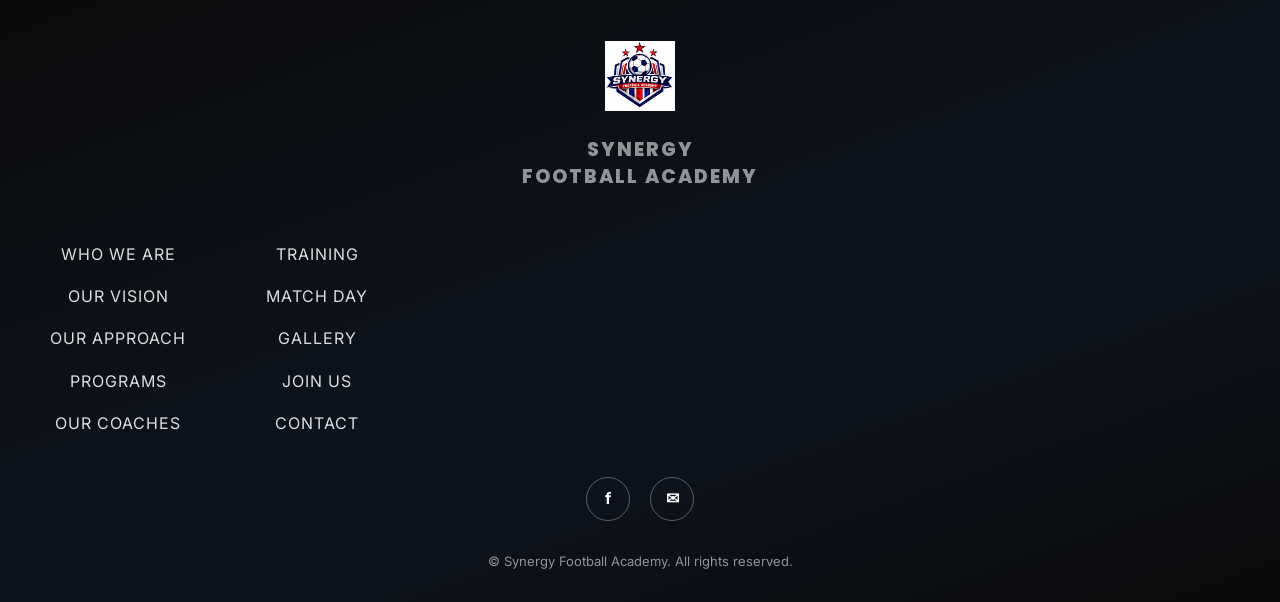
<file: training.html>
<!DOCTYPE html>
<html lang="en">
<head>
  <meta charset="UTF-8">
  <meta name="viewport" content="width=device-width, initial-scale=1.0">
  <title>Training | Synergy Football Academy</title>
  <meta name="description" content="Structured, intentional football training at Synergy Football Academy in Nsukka, Enugu State — technical, tactical, physical and mental development for young players.">
  <link rel="preconnect" href="https://fonts.googleapis.com">
  <link rel="preconnect" href="https://fonts.gstatic.com" crossorigin>
  <link href="https://fonts.googleapis.com/css2?family=Poppins:wght@400;600;700;800&family=Inter:wght@400;500&display=swap" rel="stylesheet">
  <link rel="icon" type="image/jpeg" href="logo.jpg">
  <link rel="stylesheet" href="style.css">
</head>
<body> <header class="subpage-header">
  <div class="container">
    <a href="index.html" class="brand">
      <img src="logo.jpg" alt="Synergy Football Academy logo" class="logo-img">
      <span>SYNERGY <strong>FOOTBALL ACADEMY</strong></span>
    </a>
  </div>
</header> <main>
  <section class="subpage-hero">
  <div class="hero-photos single-photo">
    <img src="gallery26.jpg" alt="">
  </div>
  <div class="container">
    <p class="hero-badge">TRAINING</p>
    <h1>Structured Training. <span>Intentional Development.</span></h1>
  </div>
  </section>

  <section class="subpage-content">
    <div class="container">
      <p>At Synergy Football Academy, training goes beyond simply playing football. Every session is designed with a clear developmental purpose, helping players progressively improve their technical ability, tactical understanding, physical capacity, decision-making, and mentality.</p>

      <p>Our training programme follows a structured approach that allows players to develop through age-appropriate, progressive and challenging sessions. Training days are carefully organised to balance intensity, technical development, tactical learning, physical conditioning, recovery, and individual improvement.</p>

      <h2>A Variety of Training Environments</h2>
      <p>Players are exposed to a variety of training environments that replicate the demands of competitive football. Sessions may include technical drills, ball mastery, passing and receiving, finishing, positional play, attacking and defensive principles, small-sided games, tactical exercises, speed and agility work, and match-related scenarios.</p>

      <h2>Individual Attention, Team Development</h2>
      <p>We also recognise that every player develops differently. Our approach therefore encourages individual attention alongside team development, allowing players to identify their strengths, improve areas of weakness, build confidence, and develop the discipline required to progress in football.</p>

      <p>Most importantly, we aim to create an environment where players learn, compete, make decisions, make mistakes, and improve. Every training session is an opportunity to take another step forward.</p>

      <p class="closing-line">At Synergy, we don't just train players for the next game — we develop them for the next level.</p>

      <a href="index.html" class="back-link">← Back to Home</a>
    </div>
  </section>
</main> <footer class="footer">
  <div class="container">
    <div class="footer-brand">
      <img src="logo.jpg" alt="Synergy Football Academy logo" class="footer-logo">
      <p>SYNERGY<br>FOOTBALL ACADEMY</p>
    </div>

    <div class="footer-links">
      <div>
        <a href="index.html#about">Who We Are</a>
        <a href="index.html#vision">Our Vision</a>
        <a href="index.html#development">Our Approach</a>
        <a href="index.html#programs">Programs</a>
        <a href="coaches.html">Our Coaches</a>
      </div>
      <div>
        <a href="training.html">Training</a>
        <a href="matchday.html">Match Day</a>
        <a href="index.html#gallery">Gallery</a>
        <a href="index.html#join">Join Us</a>
        <a href="index.html#contact">Contact</a>
      </div>
    </div>

    <div class="footer-socials">
      <a href="https://www.facebook.com/profile.php?id=100093114872817" target="_blank" aria-label="Facebook">f</a>
      <a href="mailto:synergyfootballacademy01@gmail.com" aria-label="Email">✉</a>
    </div>

    <p class="footer-copy">© <span id="year"></span> Synergy Football Academy. All rights reserved.</p>
  </div>
</footer>

<script src="script.js"></script>
</body>
</html>
</file>
<file: style.css>
:root {
  --blue: #19116f;
  --blue-2: #3122a8;
  --red: #df171d;
  --white: #ffffff;
  --ink: #10111a;
  --muted: #686b78;
  --light: #f5f6fb;
  --border: #e6e7ef;
  --shadow: 0 18px 50px rgba(15, 13, 65, .10);
  --radius: 22px;
  --max: 1180px;
}

* { box-sizing: border-box; margin: 0; padding: 0; }
html { scroll-behavior: smooth; }
body {
  font-family: Inter, ui-sans-serif, system-ui, -apple-system, BlinkMacSystemFont, "Segoe UI", sans-serif;
  color: var(--ink);
  background: var(--white);
  line-height: 1.65;
}
a { color: inherit; text-decoration: none; }
.container { width: min(var(--max), calc(100% - 40px)); margin: auto; }

.site-header {
  position: sticky; top: 0; z-index: 50;
  background: rgba(255,255,255,.94);
  backdrop-filter: blur(12px);
  border-bottom: 1px solid rgba(20,20,60,.08);
}
.nav-wrap { min-height: 95px; display: flex; align-items: center; justify-content: space-between; gap: 30px; }
.brand { display: flex; align-items: center; gap: 12px; font-weight: 900; letter-spacing: .5px; color: var(--blue); }
.brand img { width: 54px; height: 54px; object-fit: contain; border-radius: 50%; }
.brand span { font-size: 14px; line-height: 1.2; }
.brand strong { display: block; color: var(--red); font-size: 11px; letter-spacing: 1.2px; margin-top: 4px; }
.nav { display: flex; align-items: center; gap: 25px; font-weight: 700; font-size: 14px; }
.nav a { position: relative; padding: 8px 0; }
.nav a::after { content:""; position:absolute; left:0; bottom:0; width:0; height:2px; background:var(--red); transition:.25s; }
.nav a:hover::after { width:100%; }
.menu-toggle { display:none; border:0; background:none; font-size:28px; color:var(--blue); cursor:pointer; }

.hero {
  position: relative; min-height: 680px; display:flex; align-items:center; overflow:hidden;
  background:
    radial-gradient(circle at 85% 20%, rgba(223,23,29,.30), transparent 26%),
    linear-gradient(120deg, #09062e 0%, #19116f 48%, #2b1f99 100%);
}
.hero::before {
  content:""; position:absolute; inset:0;
  background: linear-gradient(90deg, rgba(4,3,25,.95), rgba(25,17,111,.76), rgba(25,17,111,.25));
}
.hero-overlay { position:absolute; inset:0; opacity:.14; background-image: linear-gradient(135deg, transparent 0 48%, white 49% 50%, transparent 51%); background-size: 80px 80px; }
.hero-content { position:relative; z-index:2; color:#fff; max-width:780px; padding: 100px 0; }
.eyebrow, .section-label { color: var(--red); font-weight:900; letter-spacing:2.5px; font-size:12px; }
.hero h1 { font-size: clamp(48px, 7vw, 86px); line-height:.98; letter-spacing:-3px; margin:18px 0 25px; }
.hero h1 span { color:#fff; text-shadow: 4px 4px 0 rgba(223,23,29,.35); }
.hero-text { font-size:18px; max-width:690px; color:rgba(255,255,255,.86); }
.hero-actions { display:flex; gap:14px; flex-wrap:wrap; margin-top:32px; }
.btn { display:inline-flex; justify-content:center; align-items:center; padding:14px 22px; border-radius:999px; font-weight:900; transition:.2s; border:2px solid transparent; }
.btn:hover { transform:translateY(-2px); }
.btn-primary { background:var(--red); color:#fff; }
.btn-outline { border-color:rgba(255,255,255,.55); color:#fff; }
.btn-dark { background:var(--blue); color:#fff; }
.slogan { margin-top:55px; font-style:italic; font-weight:700; color:rgba(255,255,255,.8); }

.section { padding:100px 0; }
.two-col { display:grid; grid-template-columns: .8fr 1.2fr; gap:80px; }
.two-col h2, .section-heading h2, .values-box h2, .join-box h2 { font-size:clamp(36px,5vw,58px); line-height:1.05; letter-spacing:-2px; margin-top:12px; }
.two-col p { color:var(--muted); font-size:17px; margin-bottom:20px; }
.development { background:var(--light); }
.section-heading { max-width:760px; margin-bottom:45px; }
.section-heading > p:last-child { margin-top:18px; color:var(--muted); font-size:17px; }
.cards { display:grid; grid-template-columns:repeat(3,1fr); gap:18px; }
.card { background:#fff; padding:30px; border:1px solid var(--border); border-radius:var(--radius); box-shadow:0 8px 30px rgba(20,20,80,.04); transition:.25s; }
.card:hover { transform:translateY(-5px); box-shadow:var(--shadow); }
.card-number { color:var(--red); font-weight:900; font-size:13px; margin-bottom:35px; }
.card h3 { font-size:21px; margin-bottom:10px; }
.card p { color:var(--muted); }

.program-grid { display:grid; grid-template-columns:repeat(5,1fr); gap:14px; }
.program { border:1px solid var(--border); border-radius:20px; padding:25px 20px; min-height:220px; background:#fff; }
.program span { color:var(--red); font-weight:900; font-size:12px; letter-spacing:1px; }
.program h3 { margin:12px 0 10px; font-size:20px; }
.program p { color:var(--muted); font-size:14px; }

.values { background:linear-gradient(135deg, var(--blue), #09062e); color:#fff; }
.values-box { display:grid; grid-template-columns: .8fr 1.2fr; gap:80px; align-items:center; }
.values-box h2 { color:#fff; }
.values-list { display:grid; gap:18px; }
.values-list p { padding:18px 0; border-bottom:1px solid rgba(255,255,255,.16); color:rgba(255,255,255,.75); }
.values-list strong { color:#fff; letter-spacing:1px; }

.join { background:#f1f0ff; }
.join-box { display:flex; justify-content:space-between; align-items:center; gap:50px; }
.join-box > div:first-child { max-width:720px; }
.join-box p:not(.section-label) { color:var(--muted); margin-top:18px; font-size:17px; }
.join-actions { display:flex; gap:12px; flex-wrap:wrap; }

.contact { background:#fff; }
.contact-grid { display:grid; grid-template-columns:repeat(2,1fr); gap:16px; }
.contact-item { display:flex; gap:18px; align-items:center; padding:25px; border:1px solid var(--border); border-radius:18px; transition:.2s; }
.contact-item:hover { border-color:rgba(49,34,168,.35); transform:translateY(-2px); }
.contact-icon { width:46px; height:46px; display:grid; place-items:center; border-radius:50%; background:#eeeefe; color:var(--blue); font-weight:900; flex:none; }
.contact-item small { display:block; color:var(--muted); font-weight:700; }
.contact-item strong { display:block; margin-top:2px; font-size:15px; word-break:break-word; }
.facebook-icon { font-family:Arial,sans-serif; font-size:25px; }

.footer { background:#08072b; color:#fff; padding:35px 0; }
.footer-wrap { display:flex; justify-content:space-between; gap:20px; align-items:center; }
.footer p { color:rgba(255,255,255,.55); font-size:13px; margin-top:4px; }

@media (max-width: 900px) {
  .nav { position:absolute; top:82px; left:0; right:0; background:#fff; display:none; flex-direction:column; align-items:flex-start; padding:20px; border-bottom:1px solid var(--border); }
  .nav.open { display:flex; }
  .menu-toggle { display:block; }
  .two-col, .values-box { grid-template-columns:1fr; gap:35px; }
  .cards { grid-template-columns:repeat(2,1fr); }
  .program-grid { grid-template-columns:repeat(2,1fr); }
  .join-box { flex-direction:column; align-items:flex-start; }
}
@media (max-width: 600px) {
  .container { width:min(var(--max), calc(100% - 28px)); }
  .nav-wrap { min-height:72px; }
  .brand img { width:46px; height:46px; }
  .hero { min-height:620px; }
  .hero-content { padding:75px 0; }
  .hero h1 { font-size:48px; letter-spacing:-2px; }
  .hero-text { font-size:16px; }
  .section { padding:72px 0; }
  .cards, .program-grid, .contact-grid { grid-template-columns:1fr; }
  .footer-wrap { flex-direction:column; align-items:flex-start; }
}
.featured { padding: 60px 20px; }
.featured h2 { text-align: center; margin-bottom: 30px; }
.featured-grid { display: flex; flex-direction: column; gap: 20px; }
.featured-item {
  height: 320px;
  border-radius: 12px;
  background-size: cover;
  background-position: center;
  position: relative;
  overflow: hidden;
}
.featured-overlay {
  position: absolute;
  inset: 0;
  background: linear-gradient(to top, rgba(0,0,0,0.75), rgba(0,0,0,0.1));
  display: flex;
  align-items: flex-end;
  padding: 20px;
}
.featured-overlay span {
  color: #fff;
  font-size: 1.4rem;
  font-weight: bold;
}

.nav-gallery { margin-top: 24px; padding-top: 16px; border-top: 1px solid rgba(0,0,0,0.1); display: none; }
.nav-gallery.open { display: block; }
.nav-gallery h3 { margin-bottom: 10px; font-size: 1rem; }
.nav-gallery-grid {
  display: grid;
  grid-template-columns: repeat(4, 1fr);
  gap: 6px;
  max-height: 260px;
  overflow-y: auto;
}
.nav-gallery-grid img { width: 100%; height: 60px; object-fit: cover; border-radius: 4px; }
/* ===== PROFESSIONAL REDESIGN ===== */
:root {
  --navy: #0B1F3A;
  --crimson: #D7263D;
  --gold: #F2A93B;
  --offwhite: #F7F8FA;
  --charcoal: #1A1A1A;
}

body {
  font-family: 'Inter', sans-serif;
  color: var(--charcoal);
  background: #fff;
}

h1, h2, h3, .brand span {
  font-family: 'Poppins', sans-serif;
}

/* Header */
.site-header { background: #fff; box-shadow: 0 2px 10px rgba(0,0,0,0.06); }
.brand span { color: var(--navy); }
.brand strong { color: var(--crimson); }

/* Hero */
.hero { background: linear-gradient(135deg, var(--navy), #1a3a63); }
.hero .eyebrow { color: var(--gold); letter-spacing: 2px; }
.hero h1 { font-weight: 800; }
.btn-primary { background: var(--crimson); border: none; }
.btn-primary:hover { background: #b81d31; transform: translateY(-2px); transition: 0.2s; }
.btn-outline { border: 2px solid var(--gold); color: #fff; }
.btn-outline:hover { background: var(--gold); color: var(--navy); transition: 0.2s; }

/* Section spacing */
.vision, .featured, .intro, .development, .programs, .values, .join, .contact {
  padding: 80px 20px;
}

/* Vision */
.vision { background: var(--offwhite); }
.vision h2 { color: var(--navy); font-size: 2rem; }

/* Featured photo tiles */
.featured-item { box-shadow: 0 8px 24px rgba(0,0,0,0.15); transition: transform 0.3s; }
.featured-item:hover { transform: scale(1.02); }
.featured-overlay span { font-family: 'Poppins', sans-serif; letter-spacing: 1px; }

/* Section labels */
.section-label { color: var(--crimson); font-weight: 700; letter-spacing: 2px; font-size: 0.85rem; }

/* Development cards */
.cards { display: grid; grid-template-columns: repeat(auto-fit, minmax(220px, 1fr)); gap: 20px; }
.card {
  background: #fff;
  border: 1px solid #eee;
  border-radius: 14px;
  padding: 24px;
  box-shadow: 0 4px 16px rgba(0,0,0,0.05);
  transition: transform 0.2s, box-shadow 0.2s;
}
.card:hover { transform: translateY(-6px); box-shadow: 0 12px 28px rgba(0,0,0,0.1); }
.card-number { color: var(--gold); font-weight: 800; font-size: 1.5rem; }

/* Program cards */
.program-grid { display: grid; grid-template-columns: repeat(auto-fit, minmax(200px, 1fr)); gap: 20px; }
.program {
  background: var(--navy);
  color: #fff;
  border-radius: 14px;
  padding: 28px 20px;
  text-align: center;
  transition: transform 0.2s;
}
.program:hover { transform: translateY(-6px); }
.program-icon { font-size: 2.2rem; margin-bottom: 10px; }
.program span { color: var(--gold); font-weight: 700; letter-spacing: 1px; font-size: 0.85rem; }
.program h3 { margin: 8px 0; }
.program p { font-size: 0.9rem; opacity: 0.85; }

/* Values */
.values {
  position: relative;
  background-size: cover;
  background-position: center;
  padding: 100px 20px;
}
.values::before {
  content: "";
  position: absolute;
  inset: 0;
  background: linear-gradient(135deg, rgba(11,31,58,0.92), rgba(11,31,58,0.75));
}
.values .container { position: relative; z-index: 1; }
.values .section-label { color: var(--gold); }
.values h2 {
  color: #fff;
  font-size: 2.6rem;
  font-weight: 800;
  margin-bottom: 40px;
}
.values-list {
  display: grid;
  grid-template-columns: repeat(auto-fit, minmax(240px, 1fr));
  gap: 24px;
}
.values-list p {
  color: #f0f0f0;
  border-left: 3px solid var(--gold);
  padding: 6px 0 6px 18px;
  margin: 0;
  font-size: 1.05rem;
  line-height: 1.5;
}
.values-list p strong {
  color: #fff;
  font-size: 1.15rem;
  display: block;
  margin-bottom: 4px;
}
/* Join section */
.join { background: var(--navy); color: #fff; }
.join h2 { color: #fff; }
.join .btn-primary { background: var(--gold); color: var(--navy); font-weight: 700; }
.join .btn-dark { border: 2px solid #fff; color: #fff; background: transparent; }

/* Contact */
.contact-item { border-radius: 12px; padding: 16px; background: var(--offwhite); transition: 0.2s; }
.contact-item:hover { background: #eef0f3; }
.contact-icon { color: var(--crimson); }

/* Footer */
.footer { background: var(--navy); color: #fff; padding: 40px 20px; }
.logo-img {
  height: 70px;
  width: auto;
}
.hero {
  position: relative;
  background:
    radial-gradient(ellipse at top right, rgba(215,38,61,0.25), transparent 60%),
    radial-gradient(ellipse at bottom left, rgba(11,42,107,0.5), transparent 60%),
    linear-gradient(160deg, #0a0a0a 0%, #101820 45%, #0a0a0a 100%);
  padding: 90px 20px 80px;
  overflow: hidden;
}
.hero::before {
  content: "";
  position: absolute;
  top: -30%;
  right: -10%;
  width: 60%;
  height: 160%;
  background: radial-gradient(circle, rgba(215,38,61,0.18), transparent 70%);
  transform: rotate(10deg);
  z-index: 0;
}
.hero::after {
  content: "";
  position: absolute;
  bottom: -30%;
  left: -10%;
  width: 50%;
  height: 160%;
  background: radial-gradient(circle, rgba(11,42,107,0.35), transparent 70%);
  z-index: 0;
}
.hero-content { position: relative; z-index: 2; animation: heroFadeUp 0.8s ease-out; }
.hero-badge {
  display: inline-block;
  background: #fff;
  color: #0B2A6B;
  font-weight: 800;
  letter-spacing: 2px;
  font-size: 0.75rem;
  padding: 8px 18px;
  border-radius: 30px;
  margin-bottom: 24px;
}
.hero h1 {
  font-family: 'Poppins', sans-serif;
  font-weight: 800;
  font-size: 2.8rem;
  line-height: 1.1;
  color: #fff;
  margin-bottom: 20px;
  text-shadow: none;
}
.hero h1 span {
  color: #ff4d5e;
  -webkit-text-stroke: 0;
  text-shadow: 0 0 24px rgba(215,38,61,0.35);
}
.hero-text {
  color: rgba(255,255,255,0.85);
  font-size: 1.05rem;
  line-height: 1.7;
  max-width: 500px;
  margin-bottom: 32px;
}
.hero-actions { display: flex; gap: 14px; flex-wrap: wrap; margin-bottom: 40px; }
.hero .btn {
  padding: 15px 30px;
  border-radius: 6px;
  font-weight: 800;
  font-size: 0.95rem;
  letter-spacing: 0.5px;
  text-transform: uppercase;
}
..hero .btn-primary {
  background: #fff;
  color: #101820;
  border: none;
  box-shadow: 0 8px 24px rgba(0,0,0,0.4);
}
.hero .btn-primary:hover { background: #f0f0f0; transform: translateY(-3px) scale(1.03); }
.hero .btn-outline {
  border: 2px solid #fff;
  color: #fff;
  background: transparent;
}
.hero .btn-outline:hover { background: #fff; color: #0B2A6B; transform: translateY(-3px) scale(1.03); }
.hero .slogan {
  color: #fff;
  font-style: italic;
  font-size: 1.15rem;
  font-weight: 600;
  border-left: 4px solid #D7263D;
  padding-left: 16px;
  max-width: 480px;
}
@keyframes heroFadeUp {
  from { opacity: 0; transform: translateY(24px); }
  to { opacity: 1; transform: translateY(0); }
}
@media (min-width: 768px) {
  .hero h1 { font-size: 3.8rem; }
  .hero-text { font-size: 1.15rem; }
}
/* Simple branded header for subpages */
.subpage-header {
  background: #fff;
  padding: 18px 20px;
  box-shadow: 0 2px 10px rgba(0,0,0,0.06);
}
.subpage-header .brand {
  display: flex;
  align-items: center;
  gap: 14px;
  text-decoration: none;
}
.subpage-header .logo-img {
  height: 60px;
  width: auto;
}
.subpage-header .brand span {
  font-family: 'Poppins', sans-serif;
  font-weight: 700;
  color: #0B1F3A;
  font-size: 1.1rem;
}
.subpage-header .brand strong { color: #D7263D; }

/* Black/blue smoky hero for subpages */
.subpage-hero {
  background:
    radial-gradient(ellipse at top left, rgba(11,42,107,0.35), transparent 60%),
    linear-gradient(160deg, #0a0a0a 0%, #101820 50%, #0a0a0a 100%);
  padding: 100px 20px 70px;
  text-align: left;
}
.subpage-hero .hero-badge {
  display: inline-block;
  background: rgba(255,255,255,0.08);
  color: #4d7cff;
  font-weight: 700;
  letter-spacing: 2px;
  font-size: 0.8rem;
  padding: 8px 18px;
  border-radius: 30px;
  margin-bottom: 20px;
}
.subpage-hero h1 {
  font-family: 'Poppins', sans-serif;
  font-weight: 800;
  font-size: 2.4rem;
  line-height: 1.2;
  color: #fff;
}
.subpage-hero h1 span { color: #4d7cff; }

/* Content section for subpages */
.subpage-content {
  background: #fff;
  padding: 60px 20px 80px;
}
.subpage-content p {
  font-size: 1.05rem;
  line-height: 1.8;
  color: #2a2a2a;
  margin-bottom: 22px;
  max-width: 700px;
}
.subpage-content h2 {
  font-family: 'Poppins', sans-serif;
  color: #0B1F3A;
  font-size: 1.5rem;
  margin: 36px 0 16px;
  border-left: 4px solid #D7263D;
  padding-left: 14px;
}
.subpage-content .closing-line {
  font-style: italic;
  font-weight: 600;
  color: #0B1F3A;
  border-top: 1px solid #eee;
  padding-top: 24px;
  margin-top: 30px;
}
.subpage-content .back-link {
  display: inline-block;
  margin-top: 20px;
  color: #D7263D;
  font-weight: 700;
  text-decoration: none;
}

@media (min-width: 768px) {
  .subpage-hero h1 { font-size: 3.2rem; }
}
a.featured-item { display: block; text-decoration: none; }
.subpage-hero { position: relative; overflow: hidden; }

.hero-photos {
  position: absolute;
  inset: 0;
  display: flex;
  z-index: 0;
}
.hero-photos img {
  flex: 1;
  height: 100%;
  object-fit: cover;
  opacity: 0.55;
}

.subpage-hero .container { position: relative; z-index: 2; }

.subpage-hero::before {
  content: "";
  position: absolute;
  inset: 0;
  z-index: 1;
  background: linear-gradient(180deg, rgba(10,10,10,0.75), rgba(10,10,10,0.9));
}

.warm-hero::before {
  background:
    linear-gradient(180deg, rgba(20,10,5,0.55), rgba(10,5,0,0.9)),
    radial-gradient(ellipse at center, rgba(255,140,60,0.25), transparent 70%);
}
.warm-hero .hero-badge { color: #ffb347; }
.warm-hero h1 span { color: #ff9d4d; }
.hero-photos.single-photo img {
  flex: none;
  width: 100%;
}
.footer {
  background: #0a0a0a;
  color: #fff;
  padding: 70px 20px 30px;
  text-align: center;
}

.footer-brand { margin-bottom: 50px; }
.footer-logo { height: 70px; margin-bottom: 14px; }
.footer-brand p {
  font-family: 'Poppins', sans-serif;
  font-weight: 800;
  font-size: 1.2rem;
  letter-spacing: 2px;
  line-height: 1.4;
}

.footer-links {
  display: flex;
  flex-direction: column;
  gap: 30px;
  align-items: center;
  margin-bottom: 40px;
}
.footer-links > div {
  display: flex;
  flex-direction: column;
  gap: 16px;
}
.footer-links a {
  color: #ddd;
  text-decoration: none;
  font-size: 1rem;
  letter-spacing: 1px;
  text-transform: uppercase;
}
.footer-links a:hover { color: #D7263D; }

.footer-socials {
  display: flex;
  justify-content: center;
  gap: 20px;
  margin-bottom: 30px;
}
.footer-socials a {
  width: 44px;
  height: 44px;
  border: 1px solid rgba(255,255,255,0.3);
  border-radius: 50%;
  display: flex;
  align-items: center;
  justify-content: center;
  color: #fff;
  text-decoration: none;
  font-weight: 700;
}
.footer-socials a:hover { background: #D7263D; border-color: #D7263D; }

.footer-copy {
  font-size: 0.85rem;
  color: rgba(255,255,255,0.5);
}

@media (min-width: 768px) {
  .footer-links { flex-direction: row; gap: 80px; }
}
.gallery-page { background: #fff; padding: 50px 20px 80px; }
.gallery-page-grid {
  display: grid;
  grid-template-columns: repeat(2, 1fr);
  gap: 12px;
}
.gallery-page-grid img {
  width: 100%;
  height: 220px;
  object-fit: cover;
  border-radius: 10px;
  cursor: pointer;
  transition: transform 0.2s, box-shadow 0.2s;
}
.gallery-page-grid img:hover {
  transform: scale(1.03);
  box-shadow: 0 8px 20px rgba(0,0,0,0.15);
}

@media (min-width: 600px) {
  .gallery-page-grid { grid-template-columns: repeat(3, 1fr); }
  .gallery-page-grid img { height: 260px; }
}
@media (min-width: 900px) {
  .gallery-page-grid { grid-template-columns: repeat(4, 1fr); }
}

.lightbox {
  display: none;
  position: fixed;
  inset: 0;
  background: rgba(0,0,0,0.95);
  z-index: 999;
  align-items: center;
  justify-content: center;
}
.lightbox.open { display: flex; }
.lightbox img {
  max-width: 90%;
  max-height: 80%;
  border-radius: 8px;
}
.lightbox-close {
  position: absolute;
  top: 24px;
  right: 24px;
  background: none;
  border: none;
  color: #fff;
  font-size: 2rem;
  cursor: pointer;
}
.lightbox-prev, .lightbox-next {
  position: absolute;
  top: 50%;
  transform: translateY(-50%);
  background: rgba(255,255,255,0.1);
  border: none;
  color: #fff;
  font-size: 2.5rem;
  width: 50px;
  height: 50px;
  border-radius: 50%;
  cursor: pointer;
}
.lightbox-prev { left: 16px; }
.lightbox-next { right: 16px; }
.lightbox-prev:hover, .lightbox-next:hover { background: #D7263D; }
.memories {
  position: relative;
  background: #000;
  padding: 0;
}
.memories-track {
  display: flex;
  overflow-x: auto;
  scroll-snap-type: x mandatory;
  scroll-behavior: smooth;
  -webkit-overflow-scrolling: touch;
}
.memories-track::-webkit-scrollbar { display: none; }

.memory-slide {
  flex: 0 0 85%;
  scroll-snap-align: center;
  height: 420px;
  background-size: cover;
  background-position: center;
  position: relative;
  margin-right: 4px;
}
.memory-slide::after {
  content: "";
  position: absolute;
  inset: 0;
  background: linear-gradient(180deg, rgba(0,0,0,0.5), rgba(0,0,0,0.75) 70%, rgba(0,0,0,0.9));
}
.memory-overlay {
  position: absolute;
  inset: 0;
  z-index: 2;
  display: flex;
  align-items: center;
  justify-content: center;
  text-align: center;
}
.memory-overlay h2 {
  color: #fff;
  font-family: 'Poppins', sans-serif;
  font-weight: 800;
  font-size: 2.2rem;
  letter-spacing: 3px;
  text-shadow: 0 4px 20px rgba(0,0,0,0.6);
}

.memories-arrow {
  position: absolute;
  top: 50%;
  transform: translateY(-50%);
  background: rgba(255,255,255,0.1);
  border: 2px solid #D7263D;
  color: #fff;
  font-size: 2rem;
  width: 48px;
  height: 48px;
  border-radius: 50%;
  cursor: pointer;
  z-index: 3;
}
.memories-arrow:hover { background: #D7263D; }
.memories-prev { left: 12px; }
.memories-next { right: 12px; }

@media (min-width: 768px) {
  .memory-slide { flex: 0 0 45%; height: 480px; }
}
@media (min-width: 1100px) {
  .memory-slide { flex: 0 0 30%; }
}
/* Overall page background wash */
body {
  background: linear-gradient(180deg, #ffffff 0%, #f4f6fb 50%, #ffffff 100%);
}

/* Light sections get a subtle tint instead of flat white */
.vision, .intro, .development, .programs {
  background: linear-gradient(160deg, #ffffff 0%, #eef1f8 100%);
}

/* Dark sections unified with a matching deep gradient instead of flat black */
.memories {
  background: linear-gradient(160deg, #0a0a0a 0%, #0d1420 60%, #0a0a0a 100%);
}

.gallery-page {
  background: linear-gradient(160deg, #ffffff 0%, #eef1f8 100%);
}

/* Footer matches the smoky hero tone instead of flat black */
.footer {
  background: linear-gradient(160deg, #0a0a0a 0%, #0d1420 100%);
}

/* Subtle divider glow between sections for smoother transitions */
.vision, .development, .programs, .intro {
  position: relative;
}
.vision::before, .development::before, .programs::before, .intro::before {
  content: "";
  position: absolute;
  top: 0; left: 0; right: 0;
  height: 1px;
  background: linear-gradient(90deg, transparent, rgba(11,42,107,0.15), transparent);
}
/* Visible soft blue-gray theme across the whole page */
body {
  background: linear-gradient(180deg, #e9edf5 0%, #dce3f0 40%, #e9edf5 100%);
}

.vision, .intro, .development, .programs, .gallery-page {
  background: transparent;
}

/* Make cards/tiles stand out clearly against the tinted background */
.card, .program {
  box-shadow: 0 6px 20px rgba(11,42,107,0.12);
}
.card {
  background: #fff;
}

/* Dark sections stay unified with a deep navy-black gradient */
.memories, .footer {
  background: linear-gradient(160deg, #0a0a0a 0%, #0d1420 60%, #0a0a0a 100%);
}
.testimonial-grid {
  display: grid;
  grid-template-columns: repeat(auto-fit, minmax(260px, 1fr));
  gap: 24px;
}
.testimonial-card {
  background: #fff;
  border-radius: 14px;
  padding: 28px 24px;
  box-shadow: 0 6px 20px rgba(11,42,107,0.1);
}
.testimonial-quote {
  font-style: italic;
  font-size: 1.05rem;
  line-height: 1.7;
  color: #2a2a2a;
  margin-bottom: 16px;
}
.testimonial-author {
  font-weight: 700;
  color: var(--crimson);
  font-size: 0.9rem;
}

.testimonial-preview {
  position: relative;
  padding: 70px 20px;
  text-align: center;
  background: linear-gradient(160deg, #0B1F3A 0%, #14315c 50%, #1a3a63 100%);
  overflow: hidden;
}
.testimonial-preview::before {
  content: "";
  position: absolute;
  top: -30%;
  right: -10%;
  width: 60%;
  height: 160%;
  background: radial-gradient(circle, rgba(77,124,255,0.18), transparent 70%);
  z-index: 0;
}
.testimonial-preview .container { position: relative; z-index: 1; }
.testimonial-preview h2 { margin-bottom: 30px; color: #fff; }
.testimonial-preview-grid {
  display: grid;
  grid-template-columns: repeat(auto-fit, minmax(260px, 1fr));
  gap: 20px;
  margin-bottom: 30px;
  text-align: left;
}
.btn-outline-dark {
  display: inline-block;
  border: 2px solid #fff;
  color: #fff;
  padding: 12px 26px;
  border-radius: 8px;
  font-weight: 700;
  text-decoration: none;
}
.btn-outline-dark:hover { background: #fff; color: var(--navy); }
.testimonial-player {
  text-align: center;
}
.testimonial-photo {
  width: 90px;
  height: 90px;
  border-radius: 50%;
  object-fit: cover;
  margin: 0 auto 18px;
  display: block;
  border: 3px solid var(--gold);
}
.testimonial-player .testimonial-quote {
  text-align: left;
}
.testimonials-page .hero-photos img {
  filter: blur(3px);
}
.players-page { padding: 60px 20px 80px; }
.players-position-title {
  font-family: 'Poppins', sans-serif;
  font-weight: 800;
  font-size: 1.4rem;
  color: var(--navy);
  letter-spacing: 1px;
  text-transform: uppercase;
  margin-bottom: 24px;
}

.players-grid {
  display: grid;
  grid-template-columns: repeat(auto-fit, minmax(240px, 1fr));
  gap: 24px;
  margin-bottom: 50px;
}

.player-card {
  position: relative;
  background: #fff;
  border-radius: 16px;
  overflow: hidden;
  box-shadow: 0 8px 24px rgba(11,42,107,0.12);
}

.player-badge {
  position: absolute;
  top: 20px;
  left: 20px;
  background: var(--crimson);
  color: #fff;
  font-weight: 800;
  font-size: 0.9rem;
  letter-spacing: 1px;
  padding: 8px 18px;
  border-radius: 0 8px 8px 0;
  z-index: 3;
}

.player-photo-wrap {
  position: relative;
  width: 100%;
  height: 340px;
  overflow: hidden;
}
.player-photo-wrap img {
  width: 100%;
  height: 100%;
  object-fit: cover;
  object-position: top;
  display: block;
}
.player-photo-fade {
  position: absolute;
  left: 0; right: 0; bottom: 0;
  height: 55%;
  background: linear-gradient(180deg, rgba(215,38,61,0) 0%, rgba(215,38,61,0.55) 60%, rgba(139,20,32,0.9) 100%);
  z-index: 2;
}

.player-name-plate {
  background: var(--crimson);
  padding: 18px 24px;
}
.player-name-plate p {
  color: #fff;
  font-family: 'Poppins', sans-serif;
  font-weight: 700;
  font-size: 1.1rem;
  margin: 0;
}

@media (min-width: 768px) {
  .players-grid { grid-template-columns: repeat(3, 1fr); }
}
.players-cta {
  position: relative;
  min-height: 420px;
  display: flex;
  align-items: center;
  overflow: hidden;
}
.players-cta-photo {
  position: absolute;
  inset: 0;
  z-index: 0;
}
.players-cta-photo img {
  width: 100%;
  height: 100%;
  object-fit: cover;
  object-position: top;
}
.players-cta::before {
  content: "";
  position: absolute;
  inset: 0;
  background: linear-gradient(90deg, rgba(10,10,10,0.92) 0%, rgba(10,10,10,0.75) 45%, rgba(10,10,10,0.3) 100%);
  z-index: 1;
}
.players-cta-content {
  position: relative;
  z-index: 2;
  padding: 60px 24px;
  max-width: 560px;
}
.players-cta-content h2 {
  color: #fff;
  font-family: 'Poppins', sans-serif;
  font-weight: 800;
  font-size: 2.2rem;
  margin: 16px 0;
}
.players-cta-content h2 span { color: #4d7cff; }
.players-cta-text {
  color: rgba(255,255,255,0.85);
  font-size: 1.05rem;
  line-height: 1.7;
  margin-bottom: 28px;
}
.btn-cta {
  display: inline-block;
  background: var(--crimson);
  color: #fff;
  padding: 15px 32px;
  border-radius: 8px;
  font-weight: 800;
  text-decoration: none;
  letter-spacing: 0.5px;
  box-shadow: 0 10px 28px rgba(215,38,61,0.4);
  transition: transform 0.2s;
}
.btn-cta:hover { transform: translateY(-3px) scale(1.02); }

@media (min-width: 768px) {
  .players-cta-content h2 { font-size: 2.8rem; }
}
.news-section {
  padding: 60px 20px;
  background: linear-gradient(160deg, #0a0a0a 0%, #0B1F3A 50%, #0a0a0a 100%);
  position: relative;
  overflow: hidden;
}
.news-section::before {
  content: "";
  position: absolute;
  top: -20%;
  left: -10%;
  width: 60%;
  height: 160%;
  background: radial-gradient(circle, rgba(77,124,255,0.15), transparent 70%);
  z-index: 0;
}
.news-section .container { position: relative; z-index: 1; }
.news-section .section-label { text-align: center; display: block; color: var(--gold); }
.news-heading {
  text-align: center;
  font-family: 'Poppins', sans-serif;
  font-weight: 800;
  color: #fff;
  margin-bottom: 36px;
}

.news-card-v2 {
  position: relative;
  max-width: 480px;
  margin: 0 auto;
  border-radius: 20px;
  overflow: hidden;
  box-shadow: 0 16px 40px rgba(0,0,0,0.4);
}

.news-card-v2-image { height: 380px; overflow: hidden; }
.news-card-v2-image img {
  width: 100%;
  height: 100%;
  object-fit: cover;
}

.news-card-v2-content {
  position: absolute;
  left: 0; right: 0; bottom: 0;
  padding: 24px;
  background: linear-gradient(180deg, transparent 0%, rgba(0,0,0,0.75) 60%, rgba(0,0,0,0.9) 100%);
}

.news-tag-v2 {
  display: inline-block;
  background: var(--crimson);
  color: #fff;
  font-weight: 800;
  font-size: 0.8rem;
  letter-spacing: 1px;
  padding: 10px 20px;
  border-radius: 6px;
  margin-bottom: 16px;
}

.news-card-v2-content h3 {
  color: #fff;
  font-family: 'Poppins', sans-serif;
  font-weight: 800;
  font-size: 1.4rem;
  line-height: 1.3;
  margin-bottom: 12px;
}

.news-card-v2-desc {
  color: rgba(255,255,255,0.85);
  font-size: 0.95rem;
  line-height: 1.6;
  margin-bottom: 18px;
}

.news-card-v2-footer {
  display: flex;
  justify-content: space-between;
  align-items: center;
  border-top: 1px solid rgba(255,255,255,0.25);
  padding-top: 16px;
}
.news-date-v2 { color: rgba(255,255,255,0.85); font-size: 0.95rem; }
.news-go {
  color: #fff;
  font-weight: 700;
  text-decoration: none;
  font-size: 1rem;
}
.article-hero { position: relative; }
.article-hero-image { height: 320px; overflow: hidden; }
.article-hero-image img { width: 100%; height: 100%; object-fit: cover; }
.article-hero::after {
  content: "";
  position: absolute;
  inset: 0;
  background: linear-gradient(180deg, rgba(10,10,10,0.2) 0%, rgba(10,10,10,0.95) 100%);
}
.article-hero .container {
  position: absolute;
  bottom: 0; left: 0; right: 0;
  padding: 28px 20px;
  z-index: 2;
}
.article-hero h1 {
  color: #fff;
  font-family: 'Poppins', sans-serif;
  font-weight: 800;
  font-size: 1.7rem;
  line-height: 1.25;
  margin: 14px 0 10px;
}
.article-hero h1 span { color: #4d7cff; }
.article-meta { color: rgba(255,255,255,0.7); font-size: 0.85rem; }

.article-body { background: #fff; padding: 50px 20px 70px; }
.article-container { max-width: 700px; margin: 0 auto; }

.article-lede {
  font-family: 'Poppins', sans-serif;
  font-weight: 600;
  font-size: 1.25rem;
  color: var(--navy);
  line-height: 1.6;
  margin-bottom: 28px;
}
.article-body p {
  font-size: 1.05rem;
  line-height: 1.85;
  color: #2a2a2a;
  margin-bottom: 22px;
}
.article-body h2 {
  font-family: 'Poppins', sans-serif;
  color: var(--navy);
  font-size: 1.5rem;
  margin: 40px 0 16px;
  border-left: 4px solid var(--crimson);
  padding-left: 14px;
}
.article-body h3 {
  font-family: 'Poppins', sans-serif;
  color: var(--crimson);
  font-size: 1.15rem;
  margin: 28px 0 10px;
}
.article-body blockquote {
  margin: 32px 0;
  padding: 24px 28px;
  background: #f4f6fb;
  border-left: 4px solid var(--gold);
  font-style: italic;
  font-size: 1.15rem;
  color: var(--navy);
  font-family: 'Poppins', sans-serif;
  font-weight: 600;
}
.article-closing {
  font-style: italic;
  color: #444;
}
.article-closing-bold {
  font-weight: 800;
  color: var(--crimson);
  font-size: 1.2rem;
  font-style: normal;
}

@media (min-width: 768px) {
  .article-hero-image { height: 420px; }
  .article-hero h1 { font-size: 2.4rem; }
}
</file>
